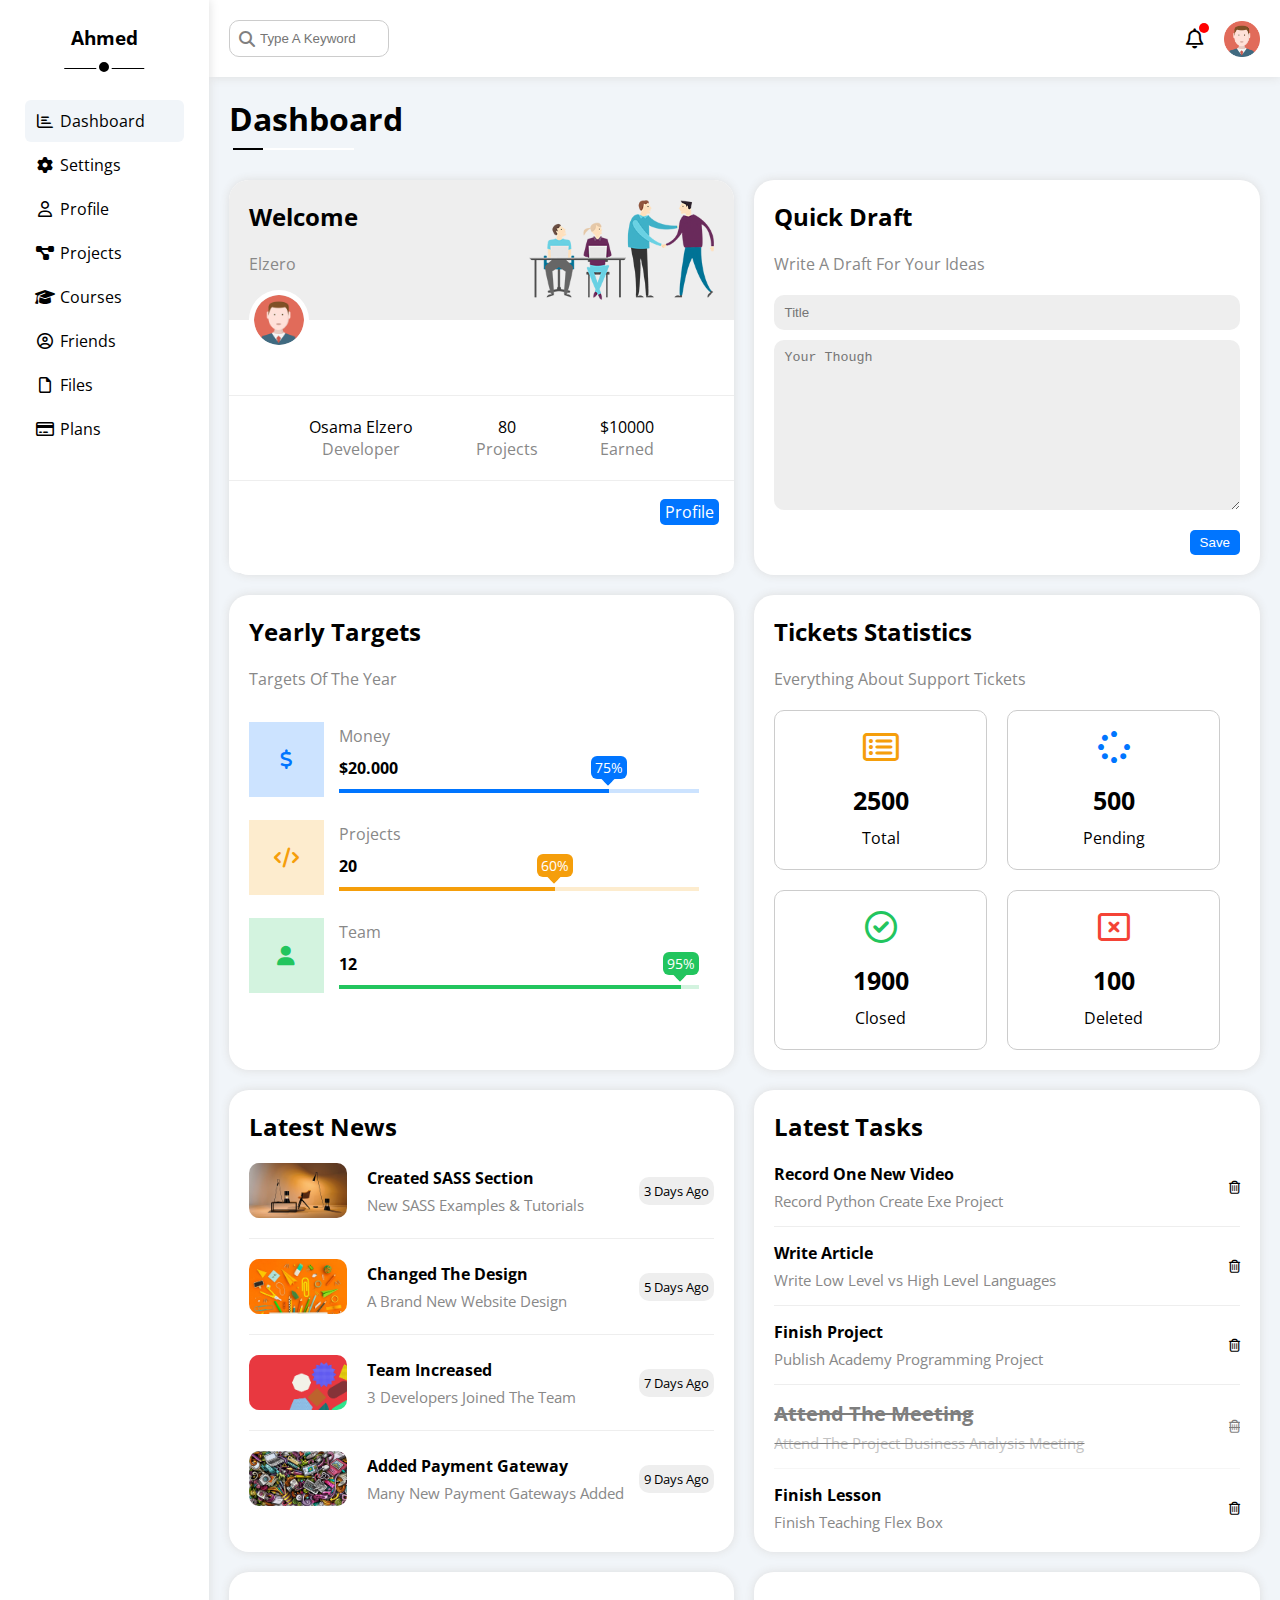
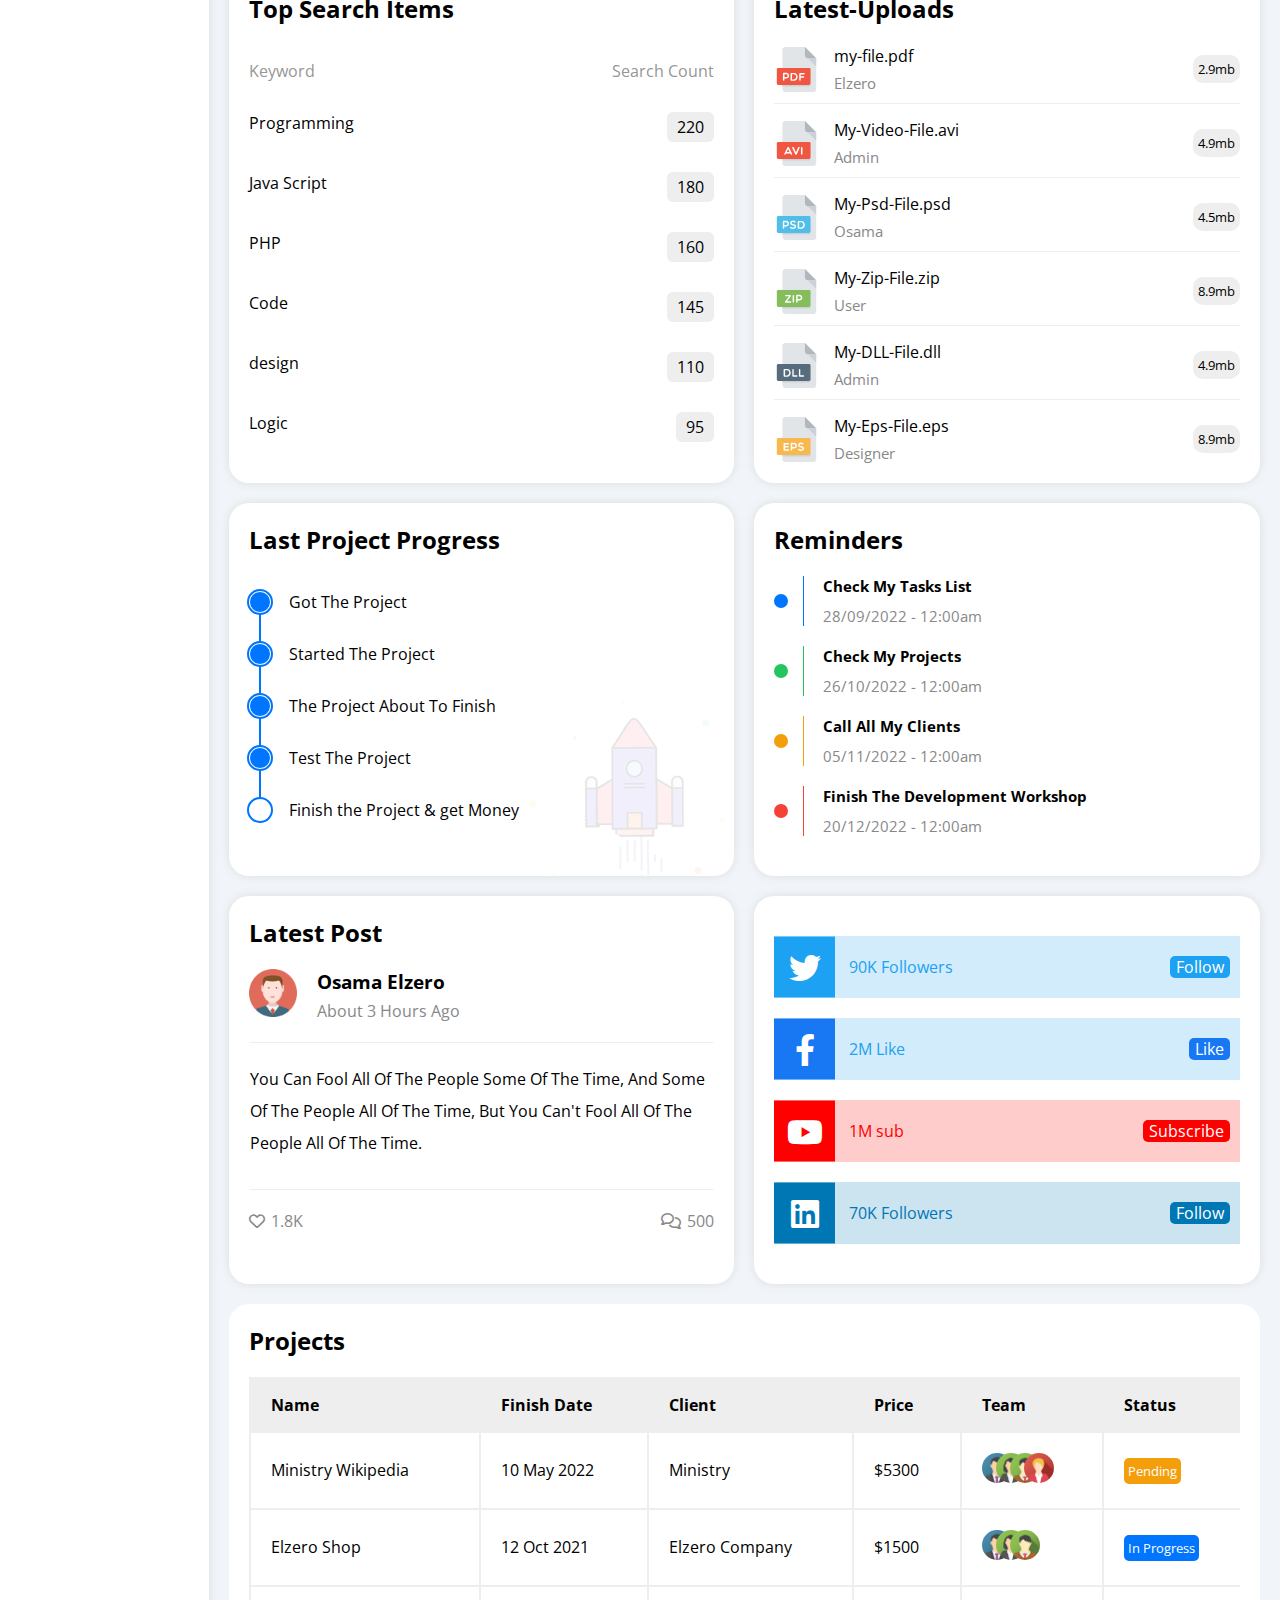
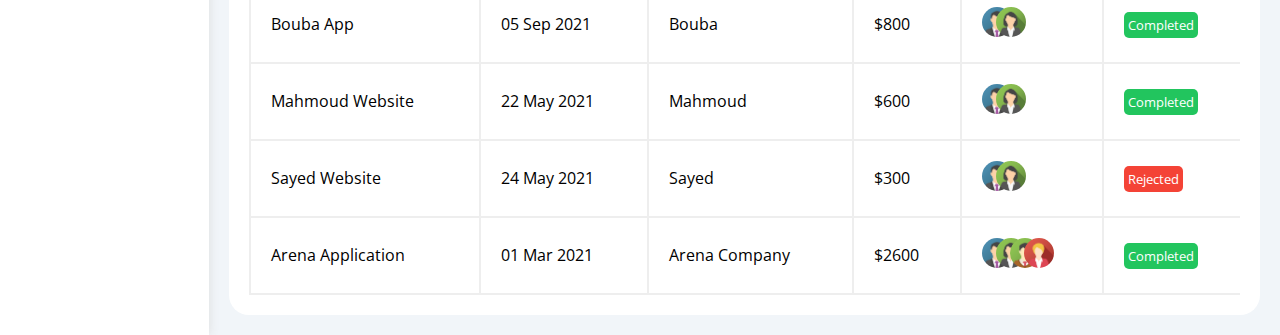
<file: index.html>
<!DOCTYPE html>
<html lang="en">
  <head>
    <meta charset="UTF-8" />
    <meta http-equiv="X-UA-Compatible" content="IE=edge" />
    <meta name="viewport" content="width=device-width, initial-scale=1.0" />
    <!-- title website -->
    <title>Template-Four</title>
    <!-- framework -->
    <link rel="stylesheet" href="css/framework.css" />
    <!-- Font Awesome Library -->
    <link rel="stylesheet" href="css/all.min.css" />
    <!-- main template css file -->
    <link rel="stylesheet" href="css/style.css" />
    <!-- google fonts -->
    <link rel="preconnect" href="https://fonts.googleapis.com">
    <link rel="preconnect" href="https://fonts.gstatic.com" crossorigin>
    <link href="https://fonts.googleapis.com/css2?family=Open+Sans:wght@300;400;700&display=swap" rel="stylesheet">
  </head>
  <body>
    <div class="page">
      <!-- Start Sidebar -->
      <div class="sidebar ">
        <h3 >Ahmed</h3>
        <ul>
          <li>
            <a  class="active" href="index.html">
              <i class="fa-regular fa-chart-bar fa-fw"></i>
              <span>Dashboard</span>
            </a>
          </li>
          <li>
            <a href="settings.html">
              <i class="fa-solid fa-gear fa-fw"></i>
              <span>Settings</span>
            </a>
          </li>
          <li>
            <a href="profile.html">
              <i class="fa-regular fa-user fa-fw"></i>
              <span>Profile</span>
            </a>
          </li>
          <li>
            <a href="projects.html">
              <i class="fa-solid fa-diagram-project fa-fw"></i>
              <span>Projects</span>
            </a>
          </li>
          <li>
            <a href="courses.html">
              <i class="fa-solid fa-graduation-cap fa-fw"></i>
              <span>Courses</span>
            </a>
          </li>
          <li>
            <a href="friends.html">
              <i class="fa-regular fa-circle-user fa-fw"></i>
              <span>Friends</span>
            </a>
          </li>
          <li>
            <a href="files.html">
              <i class="fa-regular fa-file fa-fw"></i>
              <span>Files</span>
            </a>
          </li>
          <li>
            <a href="plans.html">
              <i class="fa-regular fa-credit-card fa-fw"></i>
              <span>Plans</span>
            </a>
          </li>
        </ul>
      </div>
      <!-- End Sidebar -->
      <!-- Start Content -->
      <div class="content">
        <!-- start Head -->
        <div class="head">
          <div class="search">
            <i class="fa-solid fa-magnifying-glass"></i>
            <input type="search" name="search" id="search" placeholder="Type A Keyword">
          </div>
          <div class="icons">
            <span class="notification">
              <i class="fa-regular fa-bell fa-lg"></i>
            </span>
            <img src="images/avatar.png" alt="">
          </div>
        </div>
        <!-- End Head -->
        <!-- start Title -->
        <h1>Dashboard</h1>
        <!-- End Title -->
        <!-- start Wrapper -->
        <div class="wrapper">
          <!-- start Welcome -->
          <div class="welcome">
            <div class="welcome-top">
              <div class="text">
                <h2>Welcome</h2>
            <span>Elzero</span>
              </div>
              <img src="images/welcome.png" alt="">
            </div>
            <div class="welcome-down">
              <img src="images/avatar.png" alt="">
              <div class="info">
                <div class="person">
                  Osama Elzero
                  <span>Developer</span>
                </div>
                <div class="projects">
                  80
                  <span>Projects</span>
                </div>
                <div class="many">
                  $10000
                  <span>Earned</span>
                </div>
              </div>
              <div class="profile-link">
                <a href="profile.html">Profile</a>
              </div>
            </div>
          </div>
          <!-- End Welcome -->
          <!-- start Quick-Draft -->
          <div class="quick-draft">
            <h2>Quick Draft</h2>
            <p>Write A Draft For Your Ideas</p>
            <form action="">
              <input type="text" name="title" id="title" placeholder="Title">
              <textarea name="though" id="though" cols="30" rows="10" placeholder="Your Though"></textarea>
              <input class="d-block" type="submit" value="Save">
            </form>
          </div>
          <!-- End Quick-Draft -->
          <!-- Start Yearly-Targets -->
          <div class="yearly-targets">
            <h2>Yearly Targets</h2>
            <p>Targets Of The Year</p>
            <div class="mony d-flex" >
              <i class="fa-solid fa-dollar-sign fa-lg c-blue"></i>
              <div class="info">
                <span class="name">Money</span>
                <span class="number">$20.000</span>
                <div class="progress">
                  <span style="width: 75%;" data-progress="75%"></span>
                </div>
              </div>
            </div>
            <div class="projects d-flex">
              <i class="fa-solid fa-code fa-lg c-orange"></i>
              <div class="info">
                <span class="name">Projects</span>
                <span class="number">20</span>
                <div class="progress">
                  <span style="width: 60%;" data-progress="60%"></span>
                </div>
              </div>
            </div>
            <div class="team d-flex">
              <i class="fa-solid fa-user fa-lg c-green"></i>
              <div class="info">
                <span class="name">Team</span>
                <span class="number">12</span>
                <div class="progress">
                  <span style="width: 95%;" data-progress="95%"></span>
                </div>
              </div>
            </div>
          </div>
          <!-- End Yearly-Targets -->
          <!-- Start Tickets-Statistics -->
          <div class="tickets-statistics">
            <h2>Tickets Statistics</h2>
            <p>Everything About Support Tickets</p>
            <div class="info">
              <div class="box">
                <i class="fa-regular fa-rectangle-list fa-2x mb-10 c-orange"></i>
                <span class="number">2500</span>
                <span class="name">Total</span>
              </div>
              <div class="box">
                <i class="fa-solid fa-spinner fa-2x mb-10 c-blue"></i>
                <span class="number">500</span>
                <span class="name">Pending</span>
              </div>
              <div class="box">
                <i class="fa-regular fa-circle-check fa-2x mb-10 c-green"></i>
                <span class="number">1900</span>
                <span class="name">Closed</span>
              </div>
              <div class="box">
                <i class="fa-regular fa-rectangle-xmark fa-2x mb-10 c-red"></i>
                <span class="number">100</span>
                <span class="name">Deleted</span>
              </div>
            </div>
          </div>
          <!-- End Tickets-Statistics -->
          <!-- Start Latest-News -->
          <div class="latest-news">
            <h2>Latest News</h2>
            <div class="content-row">
              <img src="images/news-01.png" alt="">
              <div class="text">
                <h3>Created SASS Section</h3>
                <p>New SASS Examples & Tutorials</p>
              </div>
              <div class="days">3 Days Ago</div>
            </div>
            <div class="content-row">
              <img src="images/news-02.png" alt="">
              <div class="text">
                <h3>Changed The Design</h3>
                <p>A Brand New Website Design</p>
              </div>
              <div class="days">5 Days Ago</div>
            </div>
            <div class="content-row">
              <img src="images/news-03.png" alt="">
              <div class="text">
                <h3>Team Increased</h3>
                <p>3 Developers Joined The Team</p>
              </div>
              <div class="days">7 Days Ago</div>
            </div>
            <div class="content-row">
              <img src="images/news-04.png" alt="">
              <div class="text">
                <h3>Added Payment Gateway</h3>
                <p>Many New Payment Gateways Added</p>
              </div>
              <div class="days">9 Days Ago</div>
            </div>
          </div>
          <!-- End Latest-News -->
          <!-- Start Latest-Tasks -->
          <div class="latest-tasks">
            <h2>Latest Tasks</h2>
            <div class="content-row">
              <div class="text">
                <h3>Record One New Video</h3>
                <p>Record Python Create Exe Project</p>
              </div>
              <i class="fa-regular fa-trash-can delete"></i>
            </div>
            <div class="content-row">
              <div class="text">
                <h3>Write Article</h3>
                <p>Write Low Level vs High Level Languages</p>
              </div>
              <i class="fa-regular fa-trash-can delete"></i>
            </div>
            <div class="content-row">
              <div class="text">
                <h3>Finish Project</h3>
                <p>Publish Academy Programming Project</p>
              </div>
              <i class="fa-regular fa-trash-can delete"></i>
            </div>
            <div class="content-row">
              <div class="text">
                <h3>Attend The Meeting</h3>
                <p>Attend The Project Business Analysis Meeting</p>
              </div>
              <i class="fa-regular fa-trash-can delete"></i>
            </div>
            <div class="content-row">
              <div class="text">
                <h3>Finish Lesson</h3>
                <p>Finish Teaching Flex Box</p>
              </div>
              <i class="fa-regular fa-trash-can delete"></i>
            </div>
          </div>
          <!-- End Latest-Tasks -->
          <!-- start top-search-items -->
          <div class="top-search-items">
            <h2>Top Search Items</h2>
            <div class="content-top-search">
              <div class="main row">
                <span>Keyword</span>
                <span>Search Count</span>
              </div>
              <div class="row">
                <span>Programming</span>
                <span>220</span>
              </div>
              <div class="row">
                <span>Java Script</span>
                <span>180</span>
              </div>
              <div class="row">
                <span>PHP</span>
                <span>160</span>
              </div>
              <div class="row">
                <span>Code</span>
                <span>145</span>
              </div>
              <div class="row">
                <span>design</span>
                <span>110</span>
              </div>
              <div class="row">
                <span>Logic</span>
                <span>95</span>
              </div>
            </div>
          </div>
          <!-- End top-search-items -->
          <!-- Start Latest-Uploads -->
          <div class="latest-uploads">
            <h2>Latest-Uploads</h2>
            <div class="content-row">
              <img src="images/pdf.svg" alt="">
              <div class="text">
                <h3>my-file.pdf</h3>
                <p>Elzero</p>
              </div>
              <div class="size">2.9mb</div>
            </div>
            <div class="content-row">
              <img src="images/avi.svg" alt="">
              <div class="text">
                <h3>My-Video-File.avi</h3>
                <p>Admin</p>
              </div>
              <div class="size">4.9mb</div>
            </div>
            <div class="content-row">
              <img src="images/psd.svg" alt="">
              <div class="text">
                <h3>My-Psd-File.psd</h3>
                <p>Osama</p>
              </div>
              <div class="size">4.5mb</div>
            </div>
            <div class="content-row">
              <img src="images/zip.svg" alt="">
              <div class="text">
                <h3>My-Zip-File.zip</h3>
                <p>User</p>
              </div>
              <div class="size">8.9mb</div>
            </div>
            <div class="content-row">
              <img src="images/dll.svg" alt="">
              <div class="text">
                <h3>My-DLL-File.dll</h3>
                <p>Admin</p>
              </div>
              <div class="size">4.9mb</div>
            </div>
            <div class="content-row">
              <img src="images/eps.svg" alt="">
              <div class="text">
                <h3>My-Eps-File.eps</h3>
                <p>Designer</p>
              </div>
              <div class="size">8.9mb</div>
            </div>
          </div>
          <!-- End Latest-Uploads -->
          <!-- Start last-project-progress -->
          <div class="last-project-progress">
            <h2>Last Project Progress</h2>
            <ul>
              <li>Got The Project</li>
              <li>Started The Project</li>
              <li>The Project About To Finish</li>
              <li>Test The Project</li>
              <li>Finish the Project & get Money</li>
            </ul>
            <img src="images/project.png" alt="">
          </div>
          <!-- End last-project-progress -->
          <!-- Start Reminders -->
          <div class="reminders">
            <h2>Reminders</h2>
            <div class="content-row">
              <span></span>
              <div class="text">
                <h3>Check My Tasks List</h3>
                <p>28/09/2022 - 12:00am</p>
              </div>
            </div>
            <div class="content-row">
              <span></span>
              <div class="text">
                <h3>Check My Projects</h3>
                <p>26/10/2022 - 12:00am</p>
              </div>
            </div>
            <div class="content-row">
              <span></span>
              <div class="text">
                <h3>Call All My Clients</h3>
                <p>05/11/2022 - 12:00am</p>
              </div>
            </div>
            <div class="content-row">
              <span></span>
              <div class="text">
                <h3>Finish The Development Workshop</h3>
                <p>20/12/2022 - 12:00am</p>
              </div>
            </div>
          </div>
          <!-- End Reminders -->
          <!-- start Latest Post -->
          <div class="latest-post">
            <h2>Latest Post</h2>
            <div class="info-person">
              <img src="images/avatar.png" alt="">
              <div class="text">
                <h3>Osama Elzero</h3>
                <p>About 3 Hours Ago</p>
              </div>
            </div>
            <div class="content-post">
              You Can Fool All Of The People Some Of The Time, And Some Of The People All Of The Time, But You Can't Fool All Of The People All Of The Time.
            </div>
            <div class="reactions">
              <div class="reacts">
                <i class="fa-regular fa-heart"></i>
                1.8K
              </div>
              <div class="comments">
                <i class="fa-regular fa-comments"></i>
                500
              </div>
            </div>
          </div>
          <!-- End Latest Post -->
          <!-- Start Social Media Stats -->
          <div class="social-media-stats">
            <div class="social twitter">
              <i class="fa-brands fa-twitter fa-2x c-white h-full center-flex"></i>
              <span>90K Followers</span>
              <a href="#">Follow</a>
            </div>
            <div class="social facebook">
              <i class="fa-brands fa-facebook-f fa-2x c-white h-full center-flex"></i>
              <span>2M Like</span>
              <a href="#">Like</a>
            </div>
            <div class="social youtube">
              <i class="fa-brands fa-youtube fa-2x c-white h-full center-flex"></i>
              <span>1M sub</span>
              <a href="#">Subscribe</a>
            </div>
            <div class="social linkedin">
              <i class="fa-brands fa-linkedin fa-2x c-white h-full center-flex"></i>
              <span>70K Followers</span>
              <a href="#">Follow</a>
            </div>
          </div>
          <!-- End Social Media Stats -->
        </div>
        <!-- End Wrapper -->
        <!-- Start Projects -->
        <div class="table-projects">
          <h2>Projects</h2>
          <div class="responsive">
            <table>
              <thead>
                <tr>
                  <th>Name</th>
                  <th>Finish Date</th>
                  <th>Client</th>
                  <th>Price</th>
                  <th>Team</th>
                  <th>Status</th>
                </tr>
              </thead>
              <tbody>
                <tr>
                  <td>Ministry Wikipedia</td>
                  <td>10 May 2022</td>
                  <td>Ministry</td>
                  <td>$5300</td>
                  <td>
                    <img src="images/team-01.png" alt="">
                    <img src="images/team-02.png" alt="">
                    <img src="images/team-03.png" alt="">
                    <img src="images/team-04.png" alt="">
                  </td>
                  <td><span class="pending">Pending</span></td>
                </tr>
                <tr>
                  <td>Elzero Shop</td>
                  <td>12 Oct 2021	</td>
                  <td>Elzero Company</td>
                  <td>$1500	</td>
                  <td>
                    <img src="images/team-01.png" alt="">
                    <img src="images/team-02.png" alt="">
                    <img src="images/team-03.png" alt="">
                  </td>
                  <td><span class="in-progress">In Progress</span></td>
                </tr>
                <tr>
                  <td>Bouba App</td>
                  <td>05 Sep 2021</td>
                  <td>Bouba</td>
                  <td>$800</td>
                  <td>
                    <img src="images/team-01.png" alt="">
                    <img src="images/team-02.png" alt="">
                  </td>
                  <td><span class="completed">Completed</span></td>
                </tr>
                <tr>
                  <td>Mahmoud Website</td>
                  <td>22 May 2021</td>
                  <td>Mahmoud</td>
                  <td>$600</td>
                  <td>
                    <img src="images/team-01.png" alt="">
                    <img src="images/team-02.png" alt="">
                  </td>
                  <td><span class="completed">Completed</span></td>
                </tr>
                <tr>
                  <td>Sayed Website</td>
                  <td>24 May 2021</td>
                  <td>Sayed</td>
                  <td>$300	</td>
                  <td>
                    <img src="images/team-01.png" alt="">
                    <img src="images/team-02.png" alt="">
                  </td>
                  <td><span class="rejected">Rejected</span></td>
                </tr>
                <tr>
                  <td>Arena Application</td>
                  <td>01 Mar 2021</td>
                  <td>Arena Company</td>
                  <td>$2600</td>
                  <td>
                    <img src="images/team-01.png" alt="">
                    <img src="images/team-02.png" alt="">
                    <img src="images/team-03.png" alt="">
                    <img src="images/team-04.png" alt="">
                  </td>
                  <td><span class="completed">Completed</span></td>
                </tr>
              </tbody>
            </table>
          </div>
        </div>
        <!-- End Projects -->
      </div>
      <!-- End Content -->
    </div>
  </body>
</html>
</file>
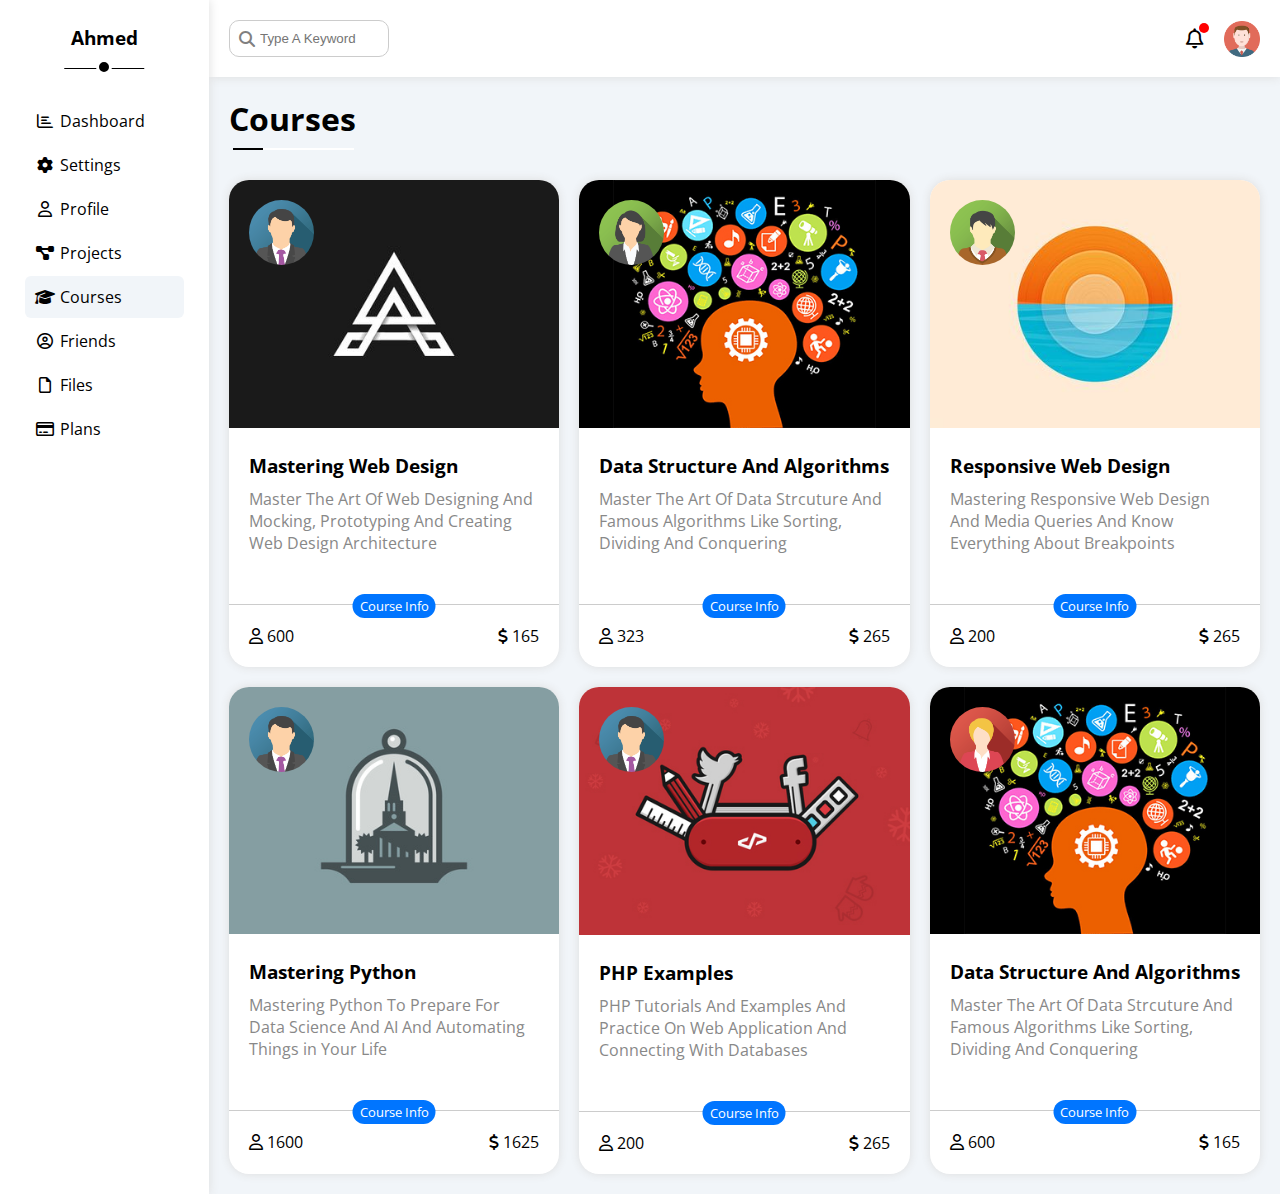
<file: courses.html>
<!DOCTYPE html>
<html lang="en">
  <head>
    <meta charset="UTF-8" />
    <meta http-equiv="X-UA-Compatible" content="IE=edge" />
    <meta name="viewport" content="width=device-width, initial-scale=1.0" />
    <!-- title website -->
    <title>Courses</title>
    <!-- framework -->
    <link rel="stylesheet" href="css/framework.css" />
    <!-- Font Awesome Library -->
    <link rel="stylesheet" href="css/all.min.css" />
    <!-- main template css file -->
    <link rel="stylesheet" href="css/style.css" />
    <!-- google fonts -->
    <link rel="preconnect" href="https://fonts.googleapis.com">
    <link rel="preconnect" href="https://fonts.gstatic.com" crossorigin>
    <link href="https://fonts.googleapis.com/css2?family=Open+Sans:wght@300;400;700&display=swap" rel="stylesheet">
  </head>
  <body>
    <div class="page">
      <!-- Start Sidebar -->
      <div class="sidebar ">
        <h3 >Ahmed</h3>
        <ul>
          <li>
            <a href="index.html">
              <i class="fa-regular fa-chart-bar fa-fw"></i>
              <span>Dashboard</span>
            </a>
          </li>
          <li>
            <a href="settings.html">
              <i class="fa-solid fa-gear fa-fw"></i>
              <span>Settings</span>
            </a>
          </li>
          <li>
            <a href="profile.html">
              <i class="fa-regular fa-user fa-fw"></i>
              <span>Profile</span>
            </a>
          </li>
          <li>
            <a href="projects.html">
              <i class="fa-solid fa-diagram-project fa-fw"></i>
              <span>Projects</span>
            </a>
          </li>
          <li>
            <a class="active" href="courses.html">
              <i class="fa-solid fa-graduation-cap fa-fw"></i>
              <span>Courses</span>
            </a>
          </li>
          <li>
            <a href="friends.html">
            <i class="fa-regular fa-circle-user fa-fw"></i>
            <span>Friends</span>
            </a>
          </li>
          <li>
            <a href="files.html">
              <i class="fa-regular fa-file fa-fw"></i>
              <span>Files</span>
            </a>
          </li>
          <li>
            <a href="plans.html">
              <i class="fa-regular fa-credit-card fa-fw"></i>
              <span>Plans</span>
            </a>
          </li>
        </ul>
      </div>
      <!-- End Sidebar -->
      <!-- Start Content -->
      <div class="content">
        <!-- start Head -->
        <div class="head">
          <div class="search">
            <i class="fa-solid fa-magnifying-glass"></i>
            <input type="search" name="search" id="search" placeholder="Type A Keyword">
          </div>
          <div class="icons">
            <span class="notification">
              <i class="fa-regular fa-bell fa-lg"></i>
            </span>
            <img src="images/avatar.png" alt="">
          </div>
        </div>
        <!-- End Head -->
        <!-- start Title -->
        <h1>Courses</h1>
        <!-- End Title -->
        <!-- start courses -->
        <div class="courses">
            <div class="box-the-course">
                <div class="image-course">
                    <img src="images/course-01.jpg" alt="">
                    <img src="images/team-01.png" alt="">
                </div>
                <div class="info-course">
                    <h3>Mastering Web Design</h3>
                    <p>Master The Art Of Web Designing And Mocking, Prototyping And Creating Web Design Architecture</p>
                </div>
                <div class="price-course">
                    <div class="number-subscribed">
                        <i class="fa-regular fa-user"></i>
                        600
                    </div>
                    <a href="#">
                        <span class="more-info">Course Info</span>
                    </a>
                    <div class=price>
                        <i class="fa-solid fa-dollar-sign"></i>
                        165
                    </div>
                </div>
            </div>
            <div class="box-the-course">
                <div class="image-course">
                    <img src="images/course-02.jpg" alt="">
                    <img src="images/team-02.png" alt="">
                </div>
                <div class="info-course">
                    <h3>Data Structure And Algorithms</h3>
                    <p>
                        Master The Art Of Data Strcuture And Famous Algorithms Like Sorting, Dividing And Conquering
                    </p>
                </div>
                <div class="price-course">
                    <div class="number-subscribed">
                        <i class="fa-regular fa-user"></i>
                        323
                    </div>
                    <a href="#">
                        <span class="more-info">Course Info</span>
                    </a>
                    <div class=price>
                        <i class="fa-solid fa-dollar-sign"></i>
                        265
                    </div>
                </div>
            </div>
            <div class="box-the-course">
                <div class="image-course">
                    <img src="images/course-03.jpg" alt="">
                    <img src="images/team-03.png" alt="">
                </div>
                <div class="info-course">
                    <h3>Responsive Web Design</h3>
                    <p>Mastering Responsive Web Design And Media Queries And Know Everything About Breakpoints</p>
                </div>
                <div class="price-course">
                    <div class="number-subscribed">
                        <i class="fa-regular fa-user"></i>
                        200
                    </div>
                    <a href="#">
                        <span class="more-info">Course Info</span>
                    </a>
                    <div class=price>
                        <i class="fa-solid fa-dollar-sign"></i>
                        265
                    </div>
                </div>
            </div>
            <div class="box-the-course">
                <div class="image-course">
                    <img src="images/course-04.jpg" alt="">
                    <img src="images/team-01.png" alt="">
                </div>
                <div class="info-course">
                    <h3>Mastering Python</h3>
                    <p>Mastering Python To Prepare For Data Science And AI And Automating Things in Your Life</p>
                </div>
                <div class="price-course">
                    <div class="number-subscribed">
                        <i class="fa-regular fa-user"></i>
                        1600
                    </div>
                    <a href="#">
                        <span class="more-info">Course Info</span>
                    </a>
                    <div class=price>
                        <i class="fa-solid fa-dollar-sign"></i>
                        1625
                    </div>
                </div>
            </div>
            <div class="box-the-course">
                <div class="image-course">
                    <img src="images/course-05.jpg" alt="">
                    <img src="images/team-01.png" alt="">
                </div>
                <div class="info-course">
                    <h3>PHP Examples</h3>
                    <p>PHP Tutorials And Examples And Practice On Web Application And Connecting With Databases</p>
                </div>
                <div class="price-course">
                    <div class="number-subscribed">
                        <i class="fa-regular fa-user"></i>
                        200
                    </div>
                    <a href="#">
                        <span class="more-info">Course Info</span>
                    </a>
                    <div class=price>
                        <i class="fa-solid fa-dollar-sign"></i>
                        265
                    </div>
                </div>
            </div>
            <div class="box-the-course">
                <div class="image-course">
                    <img src="images/course-02.jpg" alt="">
                    <img src="images/team-04.png" alt="">
                </div>
                <div class="info-course">
                    <h3>Data Structure And Algorithms</h3>
                    <p>Master The Art Of Data Strcuture And Famous Algorithms Like Sorting, Dividing And Conquering</p>
                </div>
                <div class="price-course">
                    <div class="number-subscribed">
                        <i class="fa-regular fa-user"></i>
                        600
                    </div>
                    <a href="#">
                        <span class="more-info">Course Info</span>
                    </a>
                    <div class=price>
                        <i class="fa-solid fa-dollar-sign"></i>
                        165
                    </div>
                </div>
            </div>
        </div>
        <!-- End courses -->
      </div>
      <!-- End Content -->
    </div>
  </body>
</html>
</file>
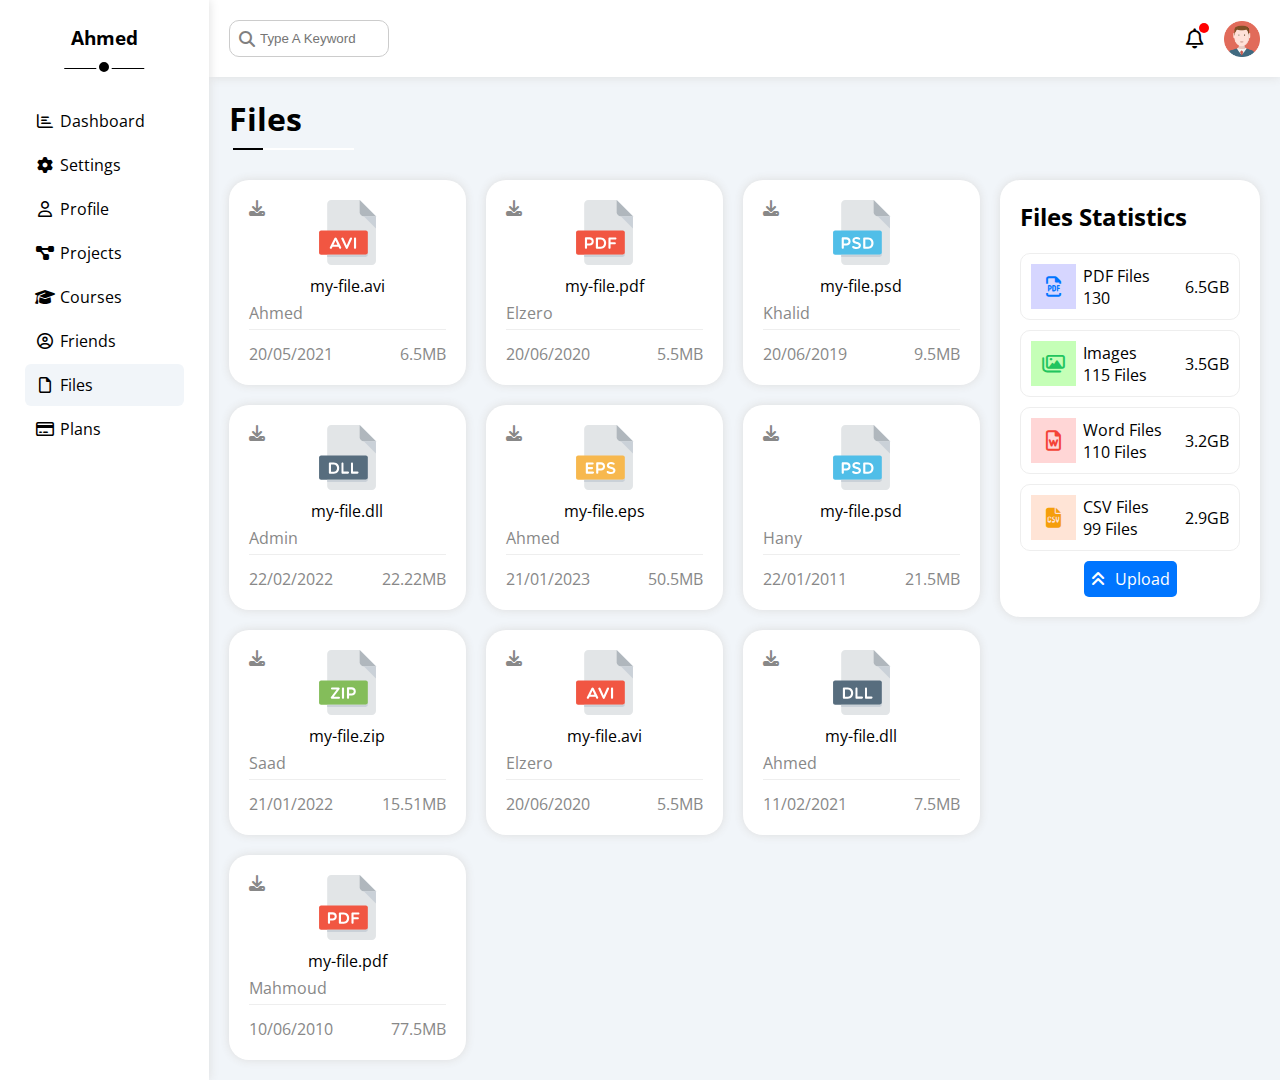
<file: files.html>
<!DOCTYPE html>
<html lang="en">
  <head>
    <meta charset="UTF-8" />
    <meta http-equiv="X-UA-Compatible" content="IE=edge" />
    <meta name="viewport" content="width=device-width, initial-scale=1.0" />
    <!-- title website -->
    <title>Files</title>
    <!-- framework -->
    <link rel="stylesheet" href="css/framework.css" />
    <!-- Font Awesome Library -->
    <link rel="stylesheet" href="css/all.min.css" />
    <!-- main template css file -->
    <link rel="stylesheet" href="css/style.css" />
    <!-- google fonts -->
    <link rel="preconnect" href="https://fonts.googleapis.com">
    <link rel="preconnect" href="https://fonts.gstatic.com" crossorigin>
    <link href="https://fonts.googleapis.com/css2?family=Open+Sans:wght@300;400;700&display=swap" rel="stylesheet">
  </head>
  <body>
    <div class="page">
      <!-- Start Sidebar -->
      <div class="sidebar ">
        <h3 >Ahmed</h3>
        <ul>
          <li>
            <a href="index.html">
              <i class="fa-regular fa-chart-bar fa-fw"></i>
              <span>Dashboard</span>
            </a>
          </li>
          <li>
            <a href="settings.html">
              <i class="fa-solid fa-gear fa-fw"></i>
              <span>Settings</span>
            </a>
          </li>
          <li>
            <a href="profile.html">
              <i class="fa-regular fa-user fa-fw"></i>
              <span>Profile</span>
            </a>
          </li>
          <li>
            <a href="projects.html">
              <i class="fa-solid fa-diagram-project fa-fw"></i>
              <span>Projects</span>
            </a>
          </li>
          <li>
            <a href="courses.html">
              <i class="fa-solid fa-graduation-cap fa-fw"></i>
              <span>Courses</span>
            </a>
          </li>
          <li>
            <a href="friends.html">
            <i class="fa-regular fa-circle-user fa-fw"></i>
            <span>Friends</span>
            </a>
          </li>
          <li>
            <a class="active" href="files.html">
              <i class="fa-regular fa-file fa-fw"></i>
              <span>Files</span>
            </a>
          </li>
          <li>
            <a href="plans.html">
              <i class="fa-regular fa-credit-card fa-fw"></i>
              <span>Plans</span>
            </a>
          </li>
        </ul>
      </div>
      <!-- End Sidebar -->
      <!-- Start Content -->
      <div class="content">
        <!-- start Head -->
        <div class="head">
          <div class="search">
            <i class="fa-solid fa-magnifying-glass"></i>
            <input type="search" name="search" id="search" placeholder="Type A Keyword">
          </div>
          <div class="icons">
            <span class="notification">
              <i class="fa-regular fa-bell fa-lg"></i>
            </span>
            <img src="images/avatar.png" alt="">
          </div>
        </div>
        <!-- End Head -->
        <!-- start Title -->
        <h1>Files</h1>
        <!-- End Title -->
        <!-- start File -->
        <div class="files">
          <div class="files-statistics">
            <h2>Files Statistics</h2>
            <div class="type-file">
              <i class="fa-regular fa-file-pdf fa-lg blue center-flex c-blue icon"></i>
              <div class="text">
                <div class="type">
                  <span>PDF Files</span>
                  <span>130</span>
                </div>
                <span>6.5GB</span>
              </div>
            </div>
            <div class="type-file">
              <i class="fa-regular fa-images fa-lg green center-flex c-green icon"></i>
              <div class="text">
                <div class="type">
                  <span>Images</span>
                  <span>115 Files</span>
                </div>
                <span>3.5GB</span>
              </div>
            </div>
            <div class="type-file">
              <i class="fa-regular fa-file-word fa-lg red center-flex c-red icon"></i>
              <div class="text">
                <div class="type">
                  <span>Word Files</span>
                  <span>110 Files</span>
                </div>
                <span>3.2GB</span>
              </div>
            </div>
            <div class="type-file">
              <i class="fa-solid fa-file-csv fa-lg orange center-flex c-orange icon"></i>
              <div class="text">
                <div class="type">
                  <span>CSV Files</span>
                  <span>99 Files</span>
                </div>
                <span>2.9GB</span>
              </div>
            </div>
            <span class="upload">
              <i class="fa-solid fa-angles-up mr-10"></i>
              Upload</span>
          </div>
          <div class="my-files">
            <div class="box">
              <i class="fa-solid fa-download c-grey p-absolute"></i>
              <img src="images/avi.svg" alt="">
              <span class="name-file">my-file.avi</span>
              <span class="user">Ahmed</span>
              <div class="date-size">
                <span class="date">20/05/2021</span>
                <span class="size">6.5MB</span>
              </div>
            </div>
            <div class="box">
              <i class="fa-solid fa-download c-grey p-absolute"></i>
              <img src="images/pdf.svg" alt="">
              <span class="name-file">my-file.pdf</span>
              <span class="user">Elzero</span>
              <div class="date-size">
                <span class="date">20/06/2020</span>
                <span class="size">5.5MB</span>
              </div>
            </div>
            <div class="box">
              <i class="fa-solid fa-download c-grey p-absolute"></i>
              <img src="images/psd.svg" alt="">
              <span class="name-file">my-file.psd</span>
              <span class="user">Khalid</span>
              <div class="date-size">
                <span class="date">20/06/2019</span>
                <span class="size">9.5MB</span>
              </div>
            </div>
            <div class="box">
              <i class="fa-solid fa-download c-grey p-absolute"></i>
              <img src="images/dll.svg" alt="">
              <span class="name-file">my-file.dll</span>
              <span class="user">Admin</span>
              <div class="date-size">
                <span class="date">22/02/2022</span>
                <span class="size">22.22MB</span>
              </div>
            </div>
            <div class="box">
              <i class="fa-solid fa-download c-grey p-absolute"></i>
              <img src="images/eps.svg" alt="">
              <span class="name-file">my-file.eps</span>
              <span class="user">Ahmed</span>
              <div class="date-size">
                <span class="date">21/01/2023</span>
                <span class="size">50.5MB</span>
              </div>
            </div>
            <div class="box">
              <i class="fa-solid fa-download c-grey p-absolute"></i>
              <img src="images/psd.svg" alt="">
              <span class="name-file">my-file.psd</span>
              <span class="user">Hany</span>
              <div class="date-size">
                <span class="date">22/01/2011</span>
                <span class="size">21.5MB</span>
              </div>
            </div>
            <div class="box">
              <i class="fa-solid fa-download c-grey p-absolute"></i>
              <img src="images/zip.svg" alt="">
              <span class="name-file">my-file.zip</span>
              <span class="user">Saad</span>
              <div class="date-size">
                <span class="date">21/01/2022</span>
                <span class="size">15.51MB</span>
              </div>
            </div>
            <div class="box">
              <i class="fa-solid fa-download c-grey p-absolute"></i>
              <img src="images/avi.svg" alt="">
              <span class="name-file">my-file.avi</span>
              <span class="user">Elzero</span>
              <div class="date-size">
                <span class="date">20/06/2020</span>
                <span class="size">5.5MB</span>
              </div>
            </div>
            <div class="box">
              <i class="fa-solid fa-download c-grey p-absolute"></i>
              <img src="images/dll.svg" alt="">
              <span class="name-file">my-file.dll</span>
              <span class="user">Ahmed</span>
              <div class="date-size">
                <span class="date">11/02/2021</span>
                <span class="size">7.5MB</span>
              </div>
            </div>
            <div class="box">
              <i class="fa-solid fa-download c-grey p-absolute"></i>
              <img src="images/pdf.svg" alt="">
              <span class="name-file">my-file.pdf</span>
              <span class="user">Mahmoud</span>
              <div class="date-size">
                <span class="date">10/06/2010</span>
                <span class="size">77.5MB</span>
              </div>
            </div>
          </div>
        </div>
        <!-- End Files -->
      </div>
      <!-- End Content -->
    </div>
  </body>
</html>
</file>
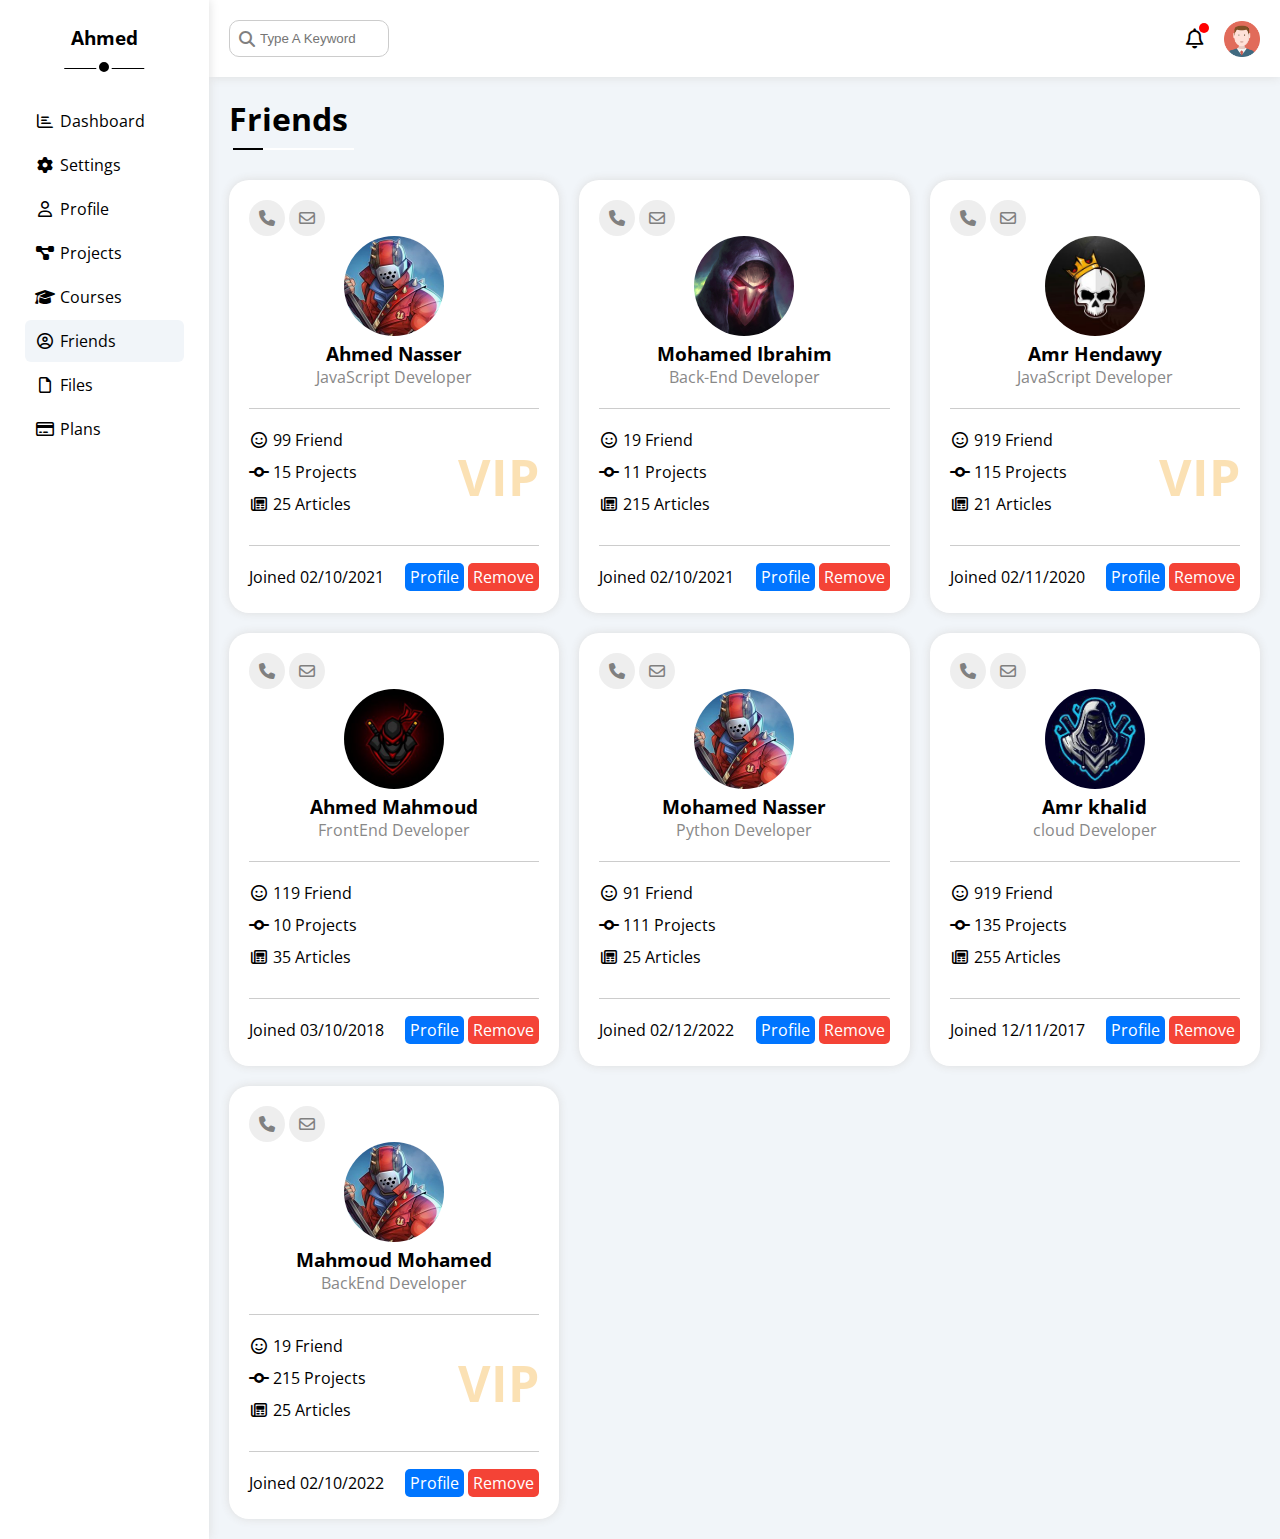
<file: friends.html>
<!DOCTYPE html>
<html lang="en">
  <head>
    <meta charset="UTF-8" />
    <meta http-equiv="X-UA-Compatible" content="IE=edge" />
    <meta name="viewport" content="width=device-width, initial-scale=1.0" />
    <!-- title website -->
    <title>Friends</title>
    <!-- framework -->
    <link rel="stylesheet" href="css/framework.css" />
    <!-- Font Awesome Library -->
    <link rel="stylesheet" href="css/all.min.css" />
    <!-- main template css file -->
    <link rel="stylesheet" href="css/style.css" />
    <!-- google fonts -->
    <link rel="preconnect" href="https://fonts.googleapis.com">
    <link rel="preconnect" href="https://fonts.gstatic.com" crossorigin>
    <link href="https://fonts.googleapis.com/css2?family=Open+Sans:wght@300;400;700&display=swap" rel="stylesheet">
  </head>
  <body>
    <div class="page">
      <!-- Start Sidebar -->
      <div class="sidebar ">
        <h3 >Ahmed</h3>
        <ul>
          <li>
            <a href="index.html">
              <i class="fa-regular fa-chart-bar fa-fw"></i>
              <span>Dashboard</span>
            </a>
          </li>
          <li>
            <a href="settings.html">
              <i class="fa-solid fa-gear fa-fw"></i>
              <span>Settings</span>
            </a>
          </li>
          <li>
            <a href="profile.html">
              <i class="fa-regular fa-user fa-fw"></i>
              <span>Profile</span>
            </a>
          </li>
          <li>
            <a href="projects.html">
              <i class="fa-solid fa-diagram-project fa-fw"></i>
              <span>Projects</span>
            </a>
          </li>
          <li>
            <a href="courses.html">
              <i class="fa-solid fa-graduation-cap fa-fw"></i>
              <span>Courses</span>
            </a>
          </li>
          <li>
            <a class="active" href="friends.html">
            <i class="fa-regular fa-circle-user fa-fw"></i>
            <span>Friends</span>
            </a>
          </li>
          <li>
            <a href="files.html">
              <i class="fa-regular fa-file fa-fw"></i>
              <span>Files</span>
            </a>
          </li>
          <li>
            <a href="plans.html">
              <i class="fa-regular fa-credit-card fa-fw"></i>
              <span>Plans</span>
            </a>
          </li>
        </ul>
      </div>
      <!-- End Sidebar -->
      <!-- Start Content -->
      <div class="content">
        <!-- start Head -->
        <div class="head">
          <div class="search">
            <i class="fa-solid fa-magnifying-glass"></i>
            <input type="search" name="search" id="search" placeholder="Type A Keyword">
          </div>
          <div class="icons">
            <span class="notification">
              <i class="fa-regular fa-bell fa-lg"></i>
            </span>
            <img src="images/avatar.png" alt="">
          </div>
        </div>
        <!-- End Head -->
        <!-- start Title -->
        <h1>Friends</h1>
        <!-- End Title -->
        <!-- start courses -->
        <div class="friends">
            <div class="friend">
                <div class="contact">
                    <a href="#">
                        <i class="fa-solid fa-phone"></i>
                    </a>
                    <a href="#">
                        <i class="fa-regular fa-envelope"></i>
                    </a>
                </div>
                <div class="the-person">
                    <img src="images/friend-01.jpg" alt="">
                    <h3>Ahmed Nasser</h3>
                    <p>JavaScript Developer</p>
                </div>
                <div class="info">
                    <div class="info-text">
                        <div class="friend">
                            <i class="fa-regular fa-face-smile fa-fw"></i>
                            99 Friend
                        </div>
                        <div class="poject">
                            <i class="fa-solid fa-code-commit fa-fw"></i>
                            15 Projects
                        </div>
                        <div class="friend">
                            <i class="fa-regular fa-newspaper fa-fw"></i>
                            25 Articles
                        </div>
                    </div>
                    <span class="vip">VIP</span>
                </div>
                <div class="control">
                    <div class="date">
                        Joined 02/10/2021
                    </div>
                    <div class="button">
                        <span class="profile-button">Profile</span>
                        <span class="remove-button">Remove</span>
                    </div>
                </div>
            </div>
            <div class="friend">
                <div class="contact">
                    <a href="#">
                        <i class="fa-solid fa-phone"></i>
                    </a>
                    <a href="#">
                        <i class="fa-regular fa-envelope"></i>
                    </a>
                </div>
                <div class="the-person">
                    <img src="images/friend-03.jpg" alt="">
                    <h3>Mohamed Ibrahim</h3>
                    <p>Back-End Developer</p>
                </div>
                <div class="info">
                    <div class="info-text">
                        <div class="friend">
                            <i class="fa-regular fa-face-smile fa-fw"></i>
                            19 Friend
                        </div>
                        <div class="poject">
                            <i class="fa-solid fa-code-commit fa-fw"></i>
                            11 Projects
                        </div>
                        <div class="friend">
                            <i class="fa-regular fa-newspaper fa-fw"></i>
                            215 Articles
                        </div>
                    </div>
                    <span class="vip"></span>
                </div>
                <div class="control">
                    <div class="date">
                        Joined 02/10/2021
                    </div>
                    <div class="button">
                        <span class="profile-button">Profile</span>
                        <span class="remove-button">Remove</span>
                    </div>
                </div>
            </div>
            <div class="friend">
                <div class="contact">
                    <a href="#">
                        <i class="fa-solid fa-phone"></i>
                    </a>
                    <a href="#">
                        <i class="fa-regular fa-envelope"></i>
                    </a>
                </div>
                <div class="the-person">
                    <img src="images/friend-05.jpg" alt="">
                    <h3>Amr Hendawy</h3>
                    <p>JavaScript Developer</p>
                </div>
                <div class="info">
                    <div class="info-text">
                        <div class="friend">
                            <i class="fa-regular fa-face-smile fa-fw"></i>
                            919 Friend
                        </div>
                        <div class="poject">
                            <i class="fa-solid fa-code-commit fa-fw"></i>
                            115 Projects
                        </div>
                        <div class="friend">
                            <i class="fa-regular fa-newspaper fa-fw"></i>
                            21 Articles
                        </div>
                    </div>
                    <span class="vip">VIP</span>
                </div>
                <div class="control">
                    <div class="date">
                        Joined 02/11/2020
                    </div>
                    <div class="button">
                        <span class="profile-button">Profile</span>
                        <span class="remove-button">Remove</span>
                    </div>
                </div>
            </div>
            <div class="friend">
                <div class="contact">
                    <a href="#">
                        <i class="fa-solid fa-phone"></i>
                    </a>
                    <a href="#">
                        <i class="fa-regular fa-envelope"></i>
                    </a>
                </div>
                <div class="the-person">
                    <img src="images/friend-04.jpg" alt="">
                    <h3>Ahmed Mahmoud</h3>
                    <p>FrontEnd Developer</p>
                </div>
                <div class="info">
                    <div class="info-text">
                        <div class="friend">
                            <i class="fa-regular fa-face-smile fa-fw"></i>
                            119 Friend
                        </div>
                        <div class="poject">
                            <i class="fa-solid fa-code-commit fa-fw"></i>
                            10 Projects
                        </div>
                        <div class="friend">
                            <i class="fa-regular fa-newspaper fa-fw"></i>
                            35 Articles
                        </div>
                    </div>
                    <span class="vip"></span>
                </div>
                <div class="control">
                    <div class="date">
                        Joined 03/10/2018
                    </div>
                    <div class="button">
                        <span class="profile-button">Profile</span>
                        <span class="remove-button">Remove</span>
                    </div>
                </div>
            </div>
            <div class="friend">
                <div class="contact">
                    <a href="#">
                        <i class="fa-solid fa-phone"></i>
                    </a>
                    <a href="#">
                        <i class="fa-regular fa-envelope"></i>
                    </a>
                </div>
                <div class="the-person">
                    <img src="images/friend-01.jpg" alt="">
                    <h3>Mohamed Nasser</h3>
                    <p>Python Developer</p>
                </div>
                <div class="info">
                    <div class="info-text">
                        <div class="friend">
                            <i class="fa-regular fa-face-smile fa-fw"></i>
                            91 Friend
                        </div>
                        <div class="poject">
                            <i class="fa-solid fa-code-commit fa-fw"></i>
                            111 Projects
                        </div>
                        <div class="friend">
                            <i class="fa-regular fa-newspaper fa-fw"></i>
                            25 Articles
                        </div>
                    </div>
                    <span class="vip"></span>
                </div>
                <div class="control">
                    <div class="date">
                        Joined 02/12/2022
                    </div>
                    <div class="button">
                        <span class="profile-button">Profile</span>
                        <span class="remove-button">Remove</span>
                    </div>
                </div>
            </div>
            <div class="friend">
                <div class="contact">
                    <a href="#">
                        <i class="fa-solid fa-phone"></i>
                    </a>
                    <a href="#">
                        <i class="fa-regular fa-envelope"></i>
                    </a>
                </div>
                <div class="the-person">
                    <img src="images/friend-02.jpg" alt="">
                    <h3>Amr khalid</h3>
                    <p>cloud Developer</p>
                </div>
                <div class="info">
                    <div class="info-text">
                        <div class="friend">
                            <i class="fa-regular fa-face-smile fa-fw"></i>
                            919 Friend
                        </div>
                        <div class="poject">
                            <i class="fa-solid fa-code-commit fa-fw"></i>
                            135 Projects
                        </div>
                        <div class="friend">
                            <i class="fa-regular fa-newspaper fa-fw"></i>
                            255 Articles
                        </div>
                    </div>
                    <span class="vip"></span>
                </div>
                <div class="control">
                    <div class="date">
                        Joined 12/11/2017
                    </div>
                    <div class="button">
                        <span class="profile-button">Profile</span>
                        <span class="remove-button">Remove</span>
                    </div>
                </div>
            </div>
            <div class="friend">
                <div class="contact">
                    <a href="#">
                        <i class="fa-solid fa-phone"></i>
                    </a>
                    <a href="#">
                        <i class="fa-regular fa-envelope"></i>
                    </a>
                </div>
                <div class="the-person">
                    <img src="images/friend-01.jpg" alt="">
                    <h3>Mahmoud Mohamed</h3>
                    <p>BackEnd Developer</p>
                </div>
                <div class="info">
                    <div class="info-text">
                        <div class="friend">
                            <i class="fa-regular fa-face-smile fa-fw"></i>
                            19 Friend
                        </div>
                        <div class="poject">
                            <i class="fa-solid fa-code-commit fa-fw"></i>
                            215 Projects
                        </div>
                        <div class="friend">
                            <i class="fa-regular fa-newspaper fa-fw"></i>
                            25 Articles
                        </div>
                    </div>
                    <span class="vip">VIP</span>
                </div>
                <div class="control">
                    <div class="date">
                        Joined 02/10/2022
                    </div>
                    <div class="button">
                        <span class="profile-button">Profile</span>
                        <span class="remove-button">Remove</span>
                    </div>
                </div>
            </div>
        </div>
        <!-- End courses -->
      </div>
      <!-- End Content -->
    </div>
  </body>
</html>
</file>
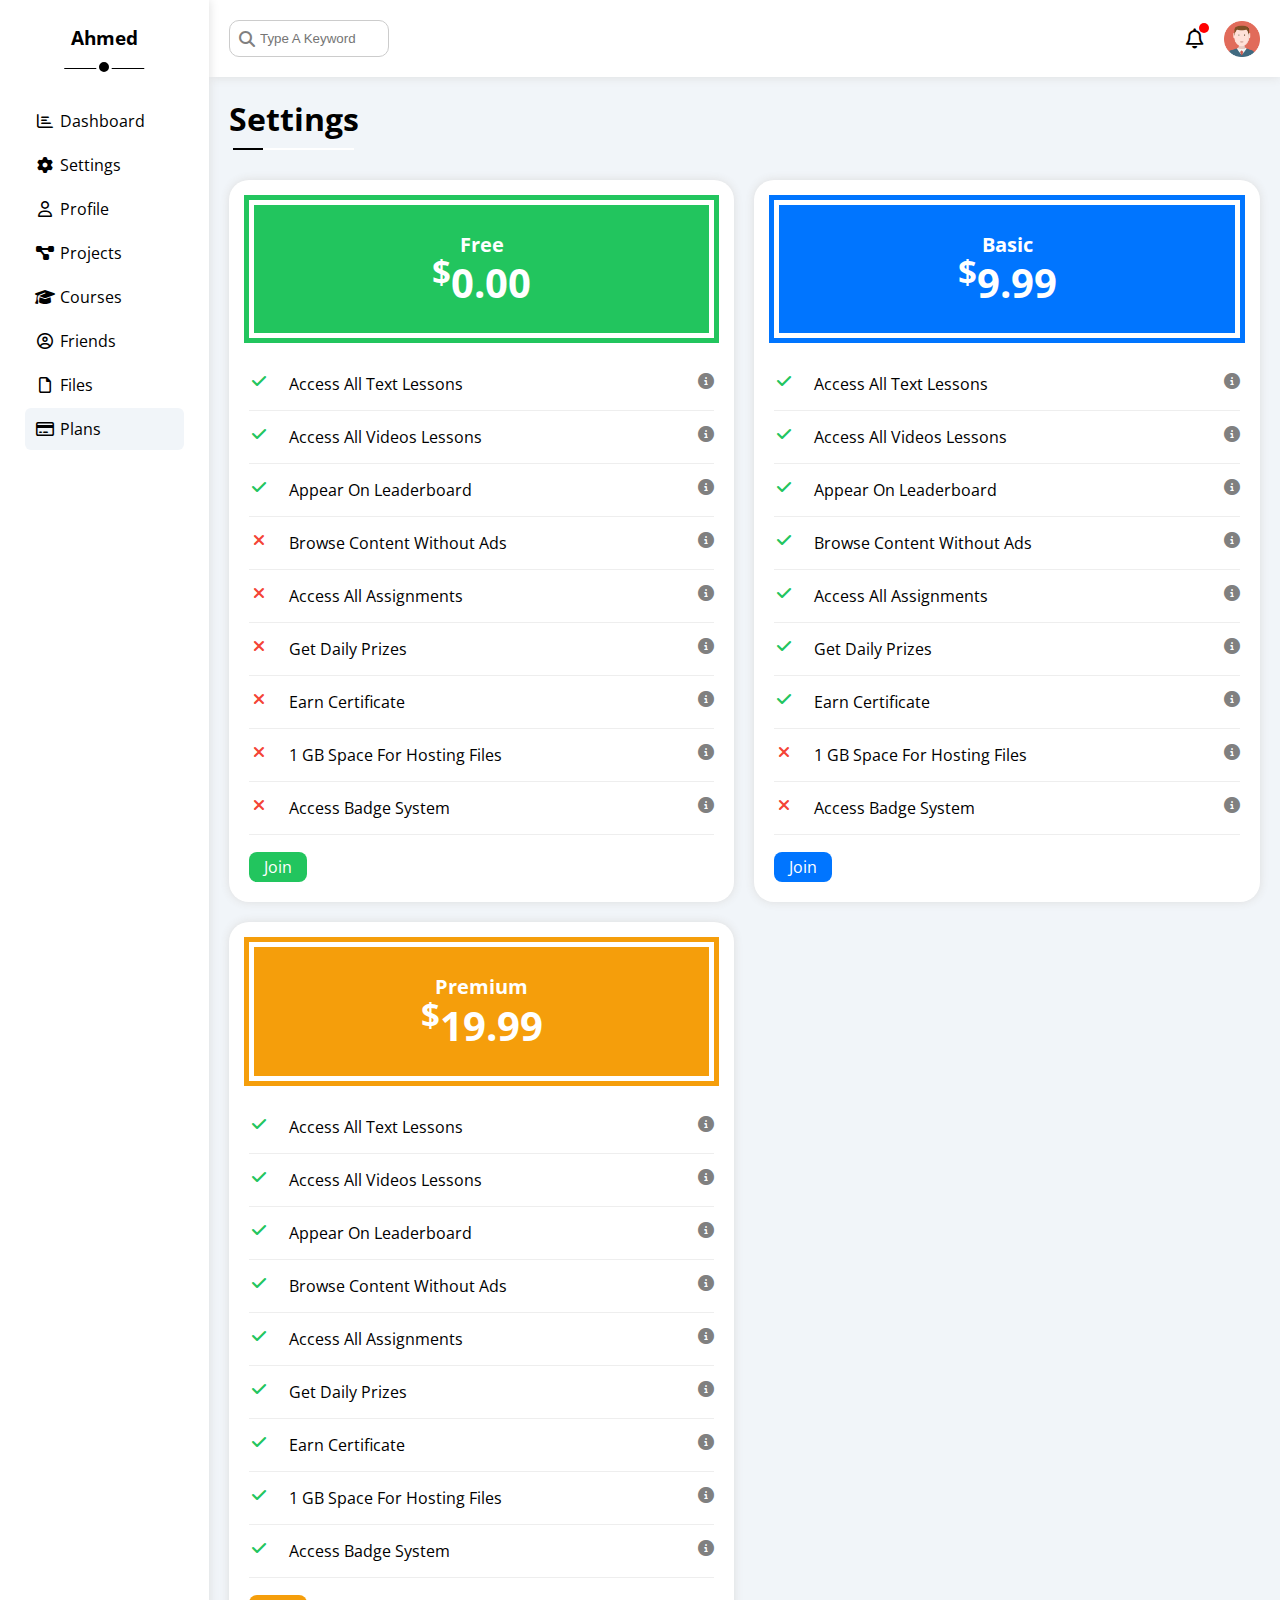
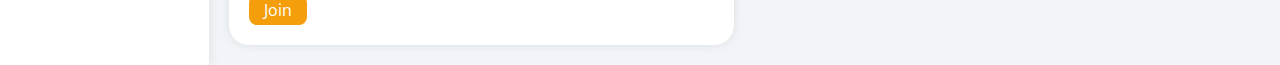
<file: plans.html>
<!DOCTYPE html>
<html lang="en">
  <head>
    <meta charset="UTF-8" />
    <meta http-equiv="X-UA-Compatible" content="IE=edge" />
    <meta name="viewport" content="width=device-width, initial-scale=1.0" />
    <!-- title website -->
    <title>Settings</title>
    <!-- framework -->
    <link rel="stylesheet" href="css/framework.css" />
    <!-- Font Awesome Library -->
    <link rel="stylesheet" href="css/all.min.css" />
    <!-- main template css file -->
    <link rel="stylesheet" href="css/style.css" />
    <!-- google fonts -->
    <link rel="preconnect" href="https://fonts.googleapis.com">
    <link rel="preconnect" href="https://fonts.gstatic.com" crossorigin>
    <link href="https://fonts.googleapis.com/css2?family=Open+Sans:wght@300;400;700&display=swap" rel="stylesheet">
  </head>
  <body>
    <div class="page">
      <!-- Start Sidebar -->
      <div class="sidebar ">
        <h3 >Ahmed</h3>
        <ul>
          <li>
            <a href="index.html">
              <i class="fa-regular fa-chart-bar fa-fw"></i>
              <span>Dashboard</span>
            </a>
          </li>
          <li>
            <a href="settings.html">
              <i class="fa-solid fa-gear fa-fw"></i>
              <span>Settings</span>
            </a>
          </li>
          <li>
            <a href="profile.html">
              <i class="fa-regular fa-user fa-fw"></i>
              <span>Profile</span>
            </a>
          </li>
          <li>
            <a href="projects.html">
              <i class="fa-solid fa-diagram-project fa-fw"></i>
              <span>Projects</span>
            </a>
          </li>
          <li>
            <a href="courses.html">
              <i class="fa-solid fa-graduation-cap fa-fw"></i>
              <span>Courses</span>
            </a>
          </li>
          <li>
            <a href="friends.html">
              <i class="fa-regular fa-circle-user fa-fw"></i>
              <span>Friends</span>
            </a>
          </li>
          <li>
            <a href="files.html">
              <i class="fa-regular fa-file fa-fw"></i>
              <span>Files</span>
            </a>
          </li>
          <li>
            <a class="active" href="plans.html">
              <i class="fa-regular fa-credit-card fa-fw"></i>
              <span>Plans</span>
            </a>
          </li>
        </ul>
      </div>
      <!-- End Sidebar -->
      <!-- Start Content -->
      <div class="content">
        <!-- start Head -->
        <div class="head">
          <div class="search">
            <i class="fa-solid fa-magnifying-glass"></i>
            <input type="search" name="search" id="search" placeholder="Type A Keyword">
          </div>
          <div class="icons">
            <span class="notification">
              <i class="fa-regular fa-bell fa-lg"></i>
            </span>
            <img src="images/avatar.png" alt="">
          </div>
        </div>
        <!-- End Head -->
        <!-- start Title -->
        <h1>Settings</h1>
        <!-- End Title -->
        <!-- start Plans -->
        <div class="plans">
            <div class="plan-free">
                <div class="price-plan">
                    <h3>Free</h3>
                    <span><sup>$</sup>0.00</span>
                </div>
                <ul>
                    <li>
                        <i class="fa-solid fa-check fa-fw yes"></i>
                        Access All Text Lessons
                        <i class="fa-solid fa-circle-info help"></i>
                    </li>
                    <li>
                        <i class="fa-solid fa-check fa-fw yes"></i>
                        Access All Videos Lessons
                        <i class="fa-solid fa-circle-info help"></i>
                    </li>
                    <li>
                        <i class="fa-solid fa-check fa-fw yes"></i>
                        Appear On Leaderboard
                        <i class="fa-solid fa-circle-info help"></i>
                    </li>
                    <li>
                        <i class="fa-solid fa-xmark fa-fw no"></i>
                        Browse Content Without Ads
                        <i class="fa-solid fa-circle-info help"></i>
                    </li>
                    <li>
                        <i class="fa-solid fa-xmark fa-fw no"></i>
                        Access All Assignments
                        <i class="fa-solid fa-circle-info help"></i>
                    </li>
                    <li>
                        <i class="fa-solid fa-xmark fa-fw no"></i>
                        Get Daily Prizes
                        <i class="fa-solid fa-circle-info help"></i>
                    </li>
                    <li>
                        <i class="fa-solid fa-xmark fa-fw no"></i>
                        Earn Certificate
                        <i class="fa-solid fa-circle-info help"></i>
                    </li>
                    <li>
                        <i class="fa-solid fa-xmark fa-fw no"></i>
                        1 GB Space For Hosting Files
                        <i class="fa-solid fa-circle-info help"></i>
                    </li>
                    <li>
                        <i class="fa-solid fa-xmark fa-fw no"></i>
                        Access Badge System
                        <i class="fa-solid fa-circle-info help"></i>
                    </li>
                </ul>
                <span class="join">Join</span>
            </div>
            <div class="plan-basic">
                <div class="price-plan">
                    <h3>Basic</h3>
                    <span><sup>$</sup>9.99</span>
                </div>
                <ul>
                    <li>
                        <i class="fa-solid fa-check fa-fw yes"></i>
                        Access All Text Lessons
                        <i class="fa-solid fa-circle-info help"></i>
                    </li>
                    <li>
                        <i class="fa-solid fa-check fa-fw yes"></i>
                        Access All Videos Lessons
                        <i class="fa-solid fa-circle-info help"></i>
                    </li>
                    <li>
                        <i class="fa-solid fa-check fa-fw yes"></i>
                        Appear On Leaderboard
                        <i class="fa-solid fa-circle-info help"></i>
                    </li>
                    <li>
                        <i class="fa-solid fa-check fa-fw yes"></i>
                        Browse Content Without Ads
                        <i class="fa-solid fa-circle-info help"></i>
                    </li>
                    <li>
                        <i class="fa-solid fa-check fa-fw yes"></i>
                        Access All Assignments
                        <i class="fa-solid fa-circle-info help"></i>
                    </li>
                    <li>
                        <i class="fa-solid fa-check fa-fw yes"></i>
                        Get Daily Prizes
                        <i class="fa-solid fa-circle-info help"></i>
                    </li>
                    <li>
                        <i class="fa-solid fa-check fa-fw yes"></i>
                        Earn Certificate
                        <i class="fa-solid fa-circle-info help"></i>
                    </li>
                    <li>
                        <i class="fa-solid fa-xmark fa-fw no"></i>
                        1 GB Space For Hosting Files
                        <i class="fa-solid fa-circle-info help"></i>
                    </li>
                    <li>
                        <i class="fa-solid fa-xmark fa-fw no"></i>
                        Access Badge System
                        <i class="fa-solid fa-circle-info help"></i>
                    </li>
                </ul>
                <span class="join">Join</span>
            </div>
            <div class="plan-premium">
                <div class="price-plan">
                    <h3>Premium</h3>
                    <span><sup>$</sup>19.99</span>
                </div>
                <ul>
                    <li>
                        <i class="fa-solid fa-check fa-fw yes"></i>
                        Access All Text Lessons
                        <i class="fa-solid fa-circle-info help"></i>
                    </li>
                    <li>
                        <i class="fa-solid fa-check fa-fw yes"></i>
                        Access All Videos Lessons
                        <i class="fa-solid fa-circle-info help"></i>
                    </li>
                    <li>
                        <i class="fa-solid fa-check fa-fw yes"></i>
                        Appear On Leaderboard
                        <i class="fa-solid fa-circle-info help"></i>
                    </li>
                    <li>
                        <i class="fa-solid fa-check fa-fw yes"></i>
                        Browse Content Without Ads
                        <i class="fa-solid fa-circle-info help"></i>
                    </li>
                    <li>
                        <i class="fa-solid fa-check fa-fw yes"></i>
                        Access All Assignments
                        <i class="fa-solid fa-circle-info help"></i>
                    </li>
                    <li>
                        <i class="fa-solid fa-check fa-fw yes"></i>
                        Get Daily Prizes
                        <i class="fa-solid fa-circle-info help"></i>
                    </li>
                    <li>
                        <i class="fa-solid fa-check fa-fw yes"></i>
                        Earn Certificate
                        <i class="fa-solid fa-circle-info help"></i>
                    </li>
                    <li>
                        <i class="fa-solid fa-check fa-fw yes"></i>
                        1 GB Space For Hosting Files
                        <i class="fa-solid fa-circle-info help"></i>
                    </li>
                    <li>
                        <i class="fa-solid fa-check fa-fw yes"></i>
                        Access Badge System
                        <i class="fa-solid fa-circle-info help"></i>
                    </li>
                </ul>
                <span class="join">Join</span>
            </div>
        </div>
        <!-- End plans -->
      </div>
      <!-- End Content -->
    </div>
  </body>
</html>
</file>
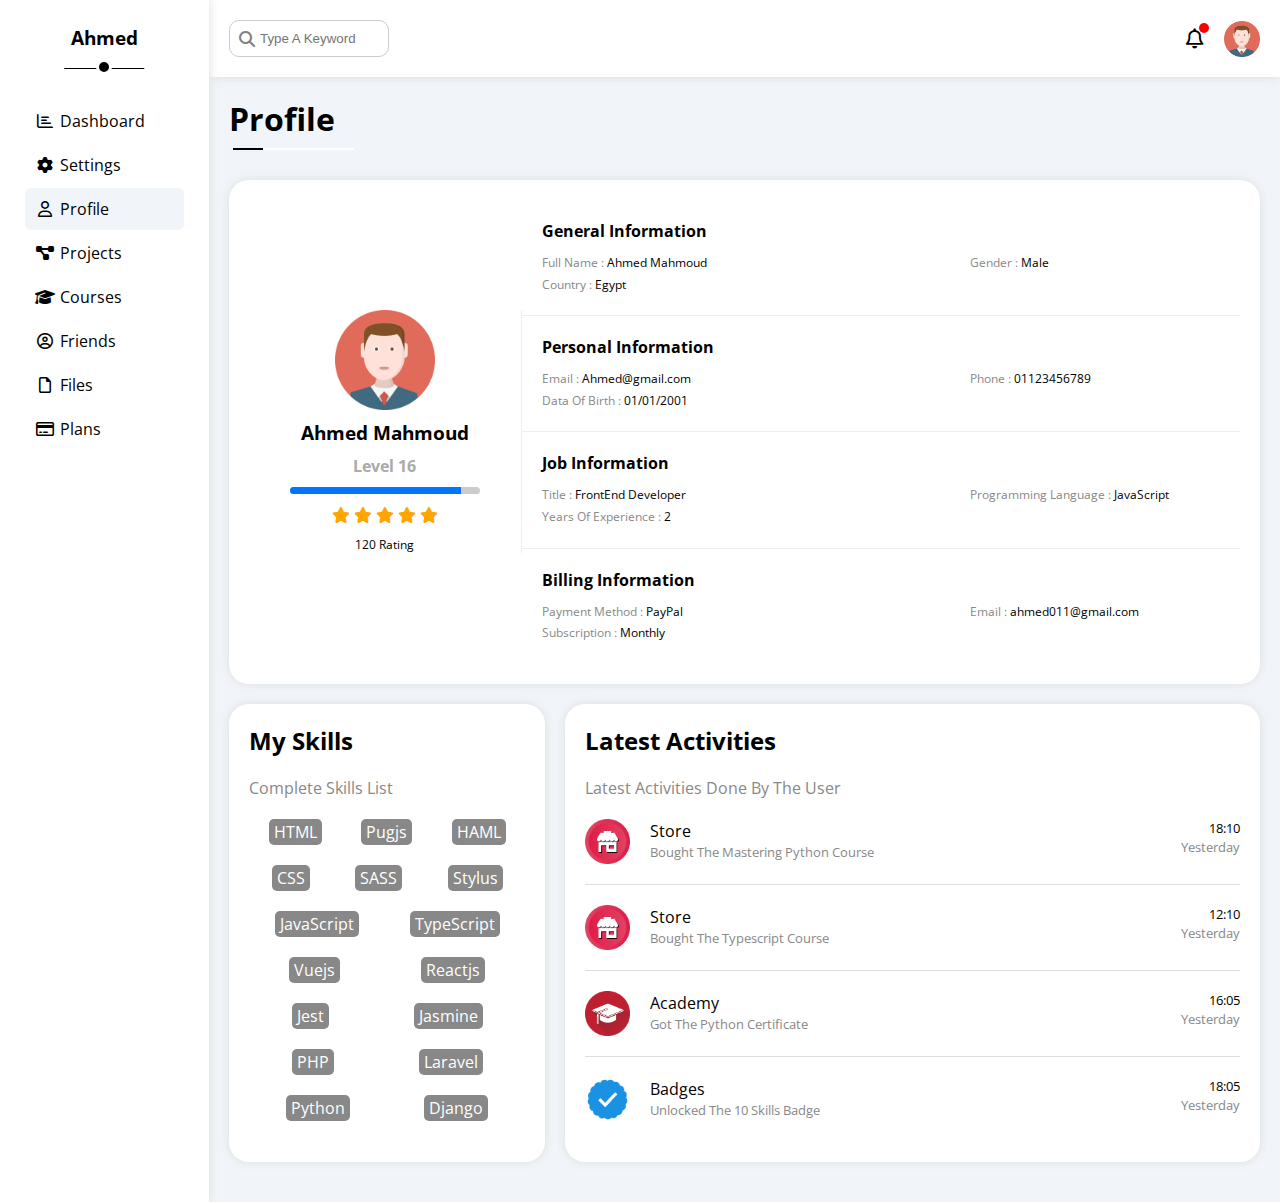
<file: profile.html>
<!DOCTYPE html>
<html lang="en">
  <head>
    <meta charset="UTF-8" />
    <meta http-equiv="X-UA-Compatible" content="IE=edge" />
    <meta name="viewport" content="width=device-width, initial-scale=1.0" />
    <!-- title website -->
    <title>Profile</title>
    <!-- framework -->
    <link rel="stylesheet" href="css/framework.css" />
    <!-- Font Awesome Library -->
    <link rel="stylesheet" href="css/all.min.css" />
    <!-- main template css file -->
    <link rel="stylesheet" href="css/style.css" />
    <!-- google fonts -->
    <link rel="preconnect" href="https://fonts.googleapis.com">
    <link rel="preconnect" href="https://fonts.gstatic.com" crossorigin>
    <link href="https://fonts.googleapis.com/css2?family=Open+Sans:wght@300;400;700&display=swap" rel="stylesheet">
  </head>
  <body>
    <div class="page">
      <!-- Start Sidebar -->
      <div class="sidebar ">
        <h3 >Ahmed</h3>
        <ul>
          <li>
            <a href="index.html">
              <i class="fa-regular fa-chart-bar fa-fw"></i>
              <span>Dashboard</span>
            </a>
          </li>
          <li>
            <a href="settings.html">
              <i class="fa-solid fa-gear fa-fw"></i>
              <span>Settings</span>
            </a>
          </li>
          <li>
            <a class="active" href="profile.html">
              <i class="fa-regular fa-user fa-fw"></i>
              <span>Profile</span>
            </a>
          </li>
          <li>
            <a href="projects.html">
              <i class="fa-solid fa-diagram-project fa-fw"></i>
              <span>Projects</span>
            </a>
          </li>
          <li>
            <a href="courses.html">
              <i class="fa-solid fa-graduation-cap fa-fw"></i>
              <span>Courses</span>
            </a>
          </li>
          <li>
            <a href="friends.html">
              <i class="fa-regular fa-circle-user fa-fw"></i>
              <span>Friends</span>
            </a>
          </li>
          <li>
            <a href="files.html">
              <i class="fa-regular fa-file fa-fw"></i>
              <span>Files</span>
            </a>
          </li>
          <li>
            <a href="plans.html">
              <i class="fa-regular fa-credit-card fa-fw"></i>
              <span>Plans</span>
            </a>
          </li>
        </ul>
      </div>
      <!-- End Sidebar -->
      <!-- Start Content -->
      <div class="content">
        <!-- start Head -->
        <div class="head">
          <div class="search">
            <i class="fa-solid fa-magnifying-glass"></i>
            <input type="search" name="search" id="search" placeholder="Type A Keyword">
          </div>
          <div class="icons">
            <span class="notification">
              <i class="fa-regular fa-bell fa-lg"></i>
            </span>
            <img src="images/avatar.png" alt="">
          </div>
        </div>
        <!-- End Head -->
        <!-- start Title -->
        <h1>Profile</h1>
        <!-- End Title -->
        <!-- start profile -->
        <div class="profile">
            <!-- Start My profile -->
            <div class="my-profile">
                <div class="my-avatar">
                    <img src="images/avatar.png">
                    <h3>Ahmed Mahmoud</h3>
                    <span class="level">Level 16</span>
                    <span class="line">
                        <span class="rate-line" style="width: 90%;"></span>
                    </span>
                    <span class="stars">
                        <i class="fa-solid fa-star"></i>
                        <i class="fa-solid fa-star"></i>
                        <i class="fa-solid fa-star"></i>
                        <i class="fa-solid fa-star"></i>
                        <i class="fa-solid fa-star"></i>
                    </span>
                    <span class="number-rate">
                        120 Rating
                    </span>
                </div>
                <div class="my-info">
                    <div class="general-info-1">
                        <h4>General Information</h4>
                        <div>
                            <span>
                                Full Name : <span>Ahmed Mahmoud</span>
                            </span>
                            <span> 
                                Gender : <span> Male </span>
                            </span>
                            <span>
                                Country : <span> Egypt</span>
                            </span>
                        </div>
                    </div>
                    <div class="personal-info">
                        <h4>Personal Information</h4>
                        <div>
                            <span>
                                Email : <span>Ahmed@gmail.com</span>
                            </span>
                            <span> 
                                Phone : <span>01123456789 </span>
                            </span>
                            <span>
                                Data Of Birth : <span> 01/01/2001</span>
                            </span>
                        </div>
                    </div>
                    <div class="job-info">
                        <h4>Job Information</h4>
                        <div>
                            <span>
                                Title : <span>FrontEnd Developer</span>
                            </span>
                            <span> 
                                Programming Language : <span> JavaScript </span>
                            </span>
                            <span>
                                Years Of Experience : <span> 2</span>
                            </span>
                        </div>
                    </div>
                    <div class="billin-info">
                        <h4>Billing Information</h4>
                        <div>
                            <span>
                                Payment Method : <span>PayPal</span>
                            </span>
                            <span> 
                                Email : <span> ahmed011@gmail.com </span>
                            </span>
                            <span>
                                Subscription : <span> Monthly</span>
                            </span>
                        </div>
                    </div>
                </div>
            </div>
            <!-- End My profile -->
            <!-- Start My Data -->
            <div class="my-data">
            <!-- Start My-skills -->
            <div class="my-skills">
            <h2>My Skills</h2>
            <p>Complete Skills List</p>
            <div class="row-skills">
                <span>HTML</span>
                <span>Pugjs</span>
                <span>HAML</span>
            </div>
            <div class="row-skills">
                <span>CSS</span>
                <span>SASS</span>
                <span>Stylus</span>
            </div>
            <div class="row-skills">
                <span>JavaScript</span>
                <span>TypeScript</span>
            </div>
            <div class="row-skills">
                <span>Vuejs</span>
                <span>Reactjs</span>
            </div>
            <div class="row-skills">
                <span>Jest</span>
                <span>Jasmine</span>
            </div>
            <div class="row-skills">
                <span>PHP</span>
                <span>Laravel</span>
            </div>
            <div class="row-skills">
                <span>Python</span>
                <span>Django</span>
            </div>
            </div>
            <!-- End My-skills -->
            <!-- Start Latest Activities -->
            <div class="latest-activities">
                <h2>Latest Activities</h2>
                <p>Latest Activities Done By The User</p>
                <div class="row-activities">
                    <img src="images/activity-01.png">
                    <div class="text">
                        <div class="data">
                            <span>Store</span>
                            <span>Bought The Mastering Python Course</span>
                        </div>
                        <div class="info">
                            <span>18:10</span>
                            <span>Yesterday</span>
                        </div>
                    </div>
                </div>
                <div class="row-activities">
                    <img src="images/activity-01.png">
                    <div class="text">
                        <div class="data">
                            <span>Store</span>
                            <span>Bought The Typescript Course</span>
                        </div>
                        <div class="info">
                            <span>12:10</span>
                            <span>Yesterday</span>
                        </div>
                    </div>
                </div>
                <div class="row-activities">
                    <img src="images/activity-02.png">
                    <div class="text">
                        <div class="data">
                            <span>Academy</span>
                            <span>Got The Python Certificate</span>
                        </div>
                        <div class="info">
                            <span>16:05</span>
                            <span>Yesterday</span>
                        </div>
                    </div>
                </div>
                <div class="row-activities">
                    <img src="images/activity-03.png">
                    <div class="text">
                        <div class="data">
                            <span>Badges</span>
                            <span>Unlocked The 10 Skills Badge</span>
                        </div>
                        <div class="info">
                            <span>18:05</span>
                            <span>Yesterday</span>
                        </div>
                    </div>
                </div>
            </div>
            <!-- End Latest Activities -->
            </div>
            <!-- End My Data -->
        </div>
        <!-- End profile -->
      </div>
      <!-- End Content -->
    </div>
  </body>
</html>
</file>
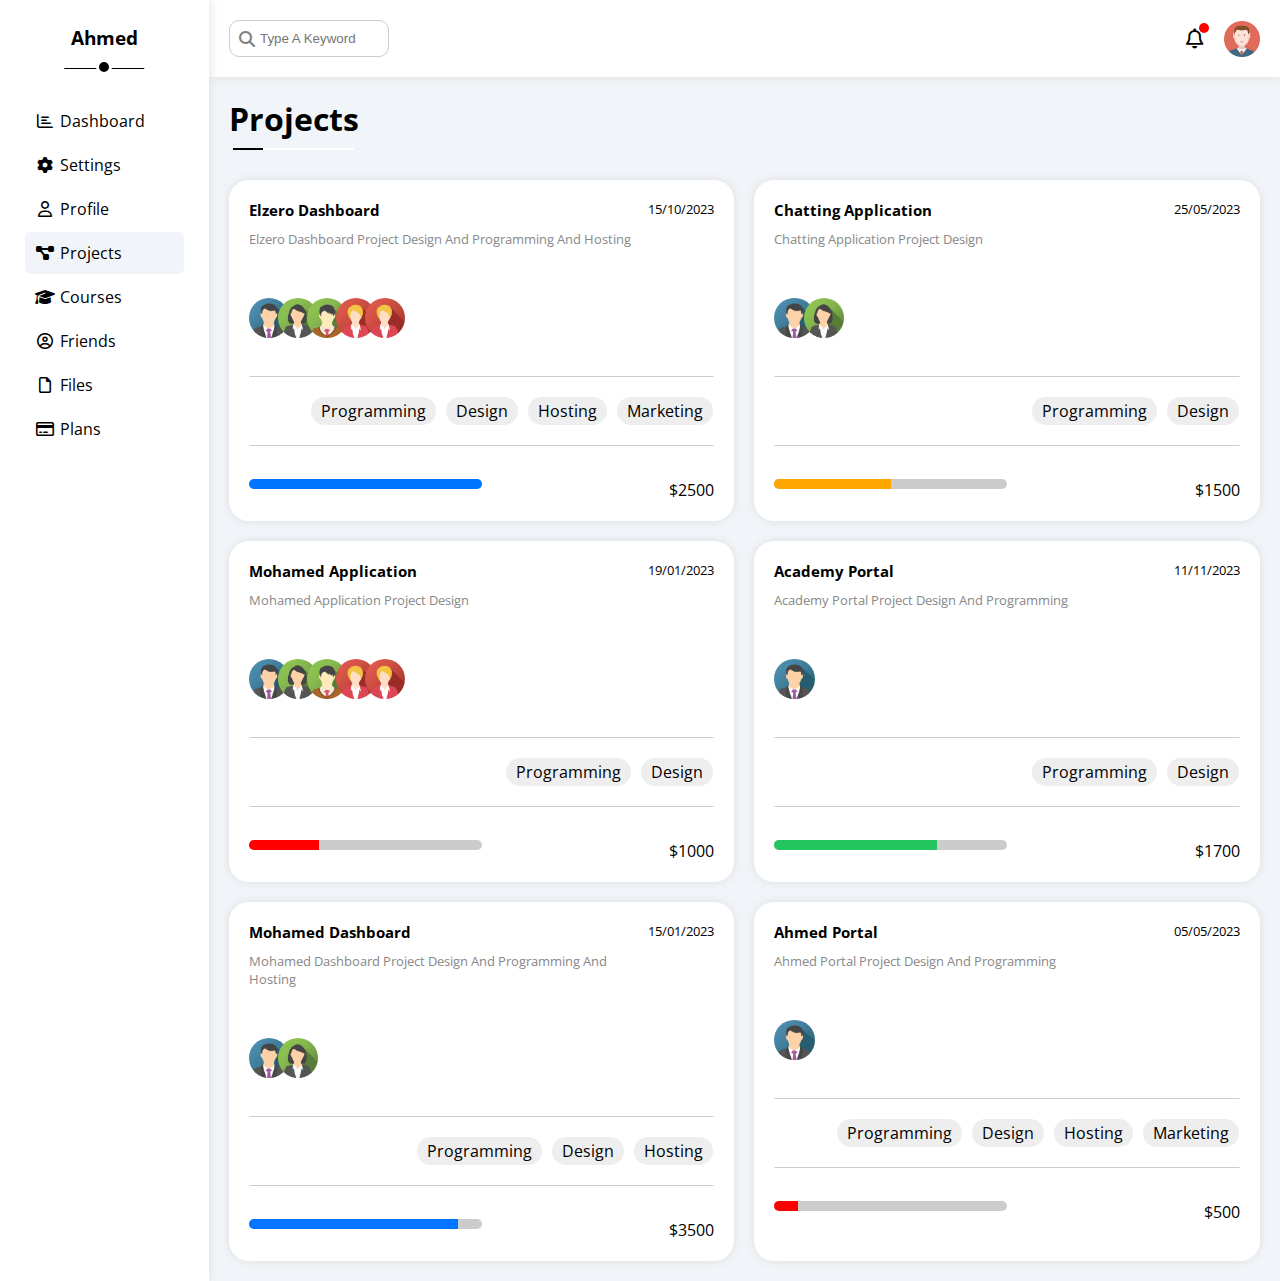
<file: projects.html>
<!DOCTYPE html>
<html lang="en">
  <head>
    <meta charset="UTF-8" />
    <meta http-equiv="X-UA-Compatible" content="IE=edge" />
    <meta name="viewport" content="width=device-width, initial-scale=1.0" />
    <!-- title website -->
    <title>Projects</title>
    <!-- framework -->
    <link rel="stylesheet" href="css/framework.css" />
    <!-- Font Awesome Library -->
    <link rel="stylesheet" href="css/all.min.css" />
    <!-- main template css file -->
    <link rel="stylesheet" href="css/style.css" />
    <!-- google fonts -->
    <link rel="preconnect" href="https://fonts.googleapis.com">
    <link rel="preconnect" href="https://fonts.gstatic.com" crossorigin>
    <link href="https://fonts.googleapis.com/css2?family=Open+Sans:wght@300;400;700&display=swap" rel="stylesheet">
  </head>
  <body>
    <div class="page">
      <!-- Start Sidebar -->
      <div class="sidebar ">
        <h3 >Ahmed</h3>
        <ul>
          <li>
            <a href="index.html">
              <i class="fa-regular fa-chart-bar fa-fw"></i>
              <span>Dashboard</span>
            </a>
          </li>
          <li>
            <a href="settings.html">
              <i class="fa-solid fa-gear fa-fw"></i>
              <span>Settings</span>
            </a>
          </li>
          <li>
            <a href="profile.html">
              <i class="fa-regular fa-user fa-fw"></i>
              <span>Profile</span>
            </a>
          </li>
          <li>
            <a class="active" href="projects.html">
              <i class="fa-solid fa-diagram-project fa-fw"></i>
              <span>Projects</span>
            </a>
          </li>
          <li>
            <a href="courses.html">
              <i class="fa-solid fa-graduation-cap fa-fw"></i>
              <span>Courses</span>
            </a>
          </li>
          <li>
            <a href="friends.html">
                <i class="fa-regular fa-circle-user fa-fw"></i>
              <span>Friends</span>
            </a>
          </li>
          <li>
            <a href="files.html">
              <i class="fa-regular fa-file fa-fw"></i>
              <span>Files</span>
            </a>
          </li>
          <li>
            <a href="plans.html">
              <i class="fa-regular fa-credit-card fa-fw"></i>
              <span>Plans</span>
            </a>
          </li>
        </ul>
      </div>
      <!-- End Sidebar -->
      <!-- Start Content -->
      <div class="content">
        <!-- start Head -->
        <div class="head">
          <div class="search">
            <i class="fa-solid fa-magnifying-glass"></i>
            <input type="search" name="search" id="search" placeholder="Type A Keyword">
          </div>
          <div class="icons">
            <span class="notification">
              <i class="fa-regular fa-bell fa-lg"></i>
            </span>
            <img src="images/avatar.png" alt="">
          </div>
        </div>
        <!-- End Head -->
        <!-- start Title -->
        <h1>Projects</h1>
        <!-- End Title -->
        <!-- start Projects -->
        <div class="projects-section">
            <!-- start box-project -->
            <div class="box-project">
                <div class="info-project">
                    <div class="info">
                        <h4>Elzero Dashboard</h4>
                        <p>
                            Elzero Dashboard Project Design And Programming And Hosting
                        </p>
                    </div>
                    <span class="date">
                        15/10/2023
                    </span>
                </div>
                <div class="team-project">
                    <img src="images/team-01.png">
                    <img src="images/team-02.png">
                    <img src="images/team-03.png">
                    <img src="images/team-04.png">
                    <img src="images/team-05.png">
                </div>
                <div class="order-project">
                    <span>Programming</span>
                    <span>Design</span>
                    <span>Hosting</span>
                    <span>Marketing</span>
                </div>
                <div class="price-project">
                    <div class="rang-complete">
                        <span class="rang" style="width: 100%;"></span>
                    </div>
                    <span class=price>$2500</span>
                </div>
            </div>
            <!-- end box-project -->
            <!-- start box-project -->
            <div class="box-project">
                <div class="info-project">
                    <div class="info">
                        <h4>Chatting Application</h4>
                        <p>
                            Chatting Application Project Design
                        </p>
                    </div>
                    <span class="date">
                        25/05/2023
                    </span>
                </div>
                <div class="team-project">
                    <img src="images/team-01.png">
                    <img src="images/team-02.png">
                </div>
                <div class="order-project">
                    <span>Programming</span>
                    <span>Design</span>
                </div>
                <div class="price-project">
                    <div class="rang-complete">
                        <span class="rang" style="width: 50%; background-color: orange;"></span>
                    </div>
                    <span class=price>$1500</span>
                </div>
            </div>
            <!-- end box-project -->
            <!-- start box-project -->
            <div class="box-project">
                <div class="info-project">
                    <div class="info">
                        <h4>Mohamed Application</h4>
                        <p>
                            Mohamed Application Project Design
                        </p>
                    </div>
                    <span class="date">
                        19/01/2023
                    </span>
                </div>
                <div class="team-project">
                    <img src="images/team-01.png">
                    <img src="images/team-02.png">
                    <img src="images/team-03.png">
                    <img src="images/team-04.png">
                    <img src="images/team-05.png">
                </div>
                <div class="order-project">
                    <span>Programming</span>
                    <span>Design</span>
                </div>
                <div class="price-project">
                    <div class="rang-complete">
                        <span class="rang" style="width: 30%; background-color: red;"></span>
                    </div>
                    <span class=price>$1000</span>
                </div>
            </div>
            <!-- end box-project -->
            <!-- start box-project -->
            <div class="box-project">
                <div class="info-project">
                    <div class="info">
                        <h4>Academy Portal </h4>
                        <p>
                            Academy Portal Project Design And Programming
                        </p>
                    </div>
                    <span class="date">
                        11/11/2023
                    </span>
                </div>
                <div class="team-project">
                    <img src="images/team-01.png">
                </div>
                <div class="order-project">
                    <span>Programming</span>
                    <span>Design</span>
                </div>
                <div class="price-project">
                    <div class="rang-complete">
                        <span class="rang" style="width: 70%; background-color: var(--green-color);"></span>
                    </div>
                    <span class=price>$1700</span>
                </div>
            </div>
            <!-- end box-project -->
            <!-- start box-project -->
            <div class="box-project">
                <div class="info-project">
                    <div class="info">
                        <h4>Mohamed Dashboard</h4>
                        <p>
                            Mohamed Dashboard Project Design And Programming And Hosting
                        </p>
                    </div>
                    <span class="date">
                        15/01/2023
                    </span>
                </div>
                <div class="team-project">
                    <img src="images/team-01.png">
                    <img src="images/team-02.png">
                </div>
                <div class="order-project">
                    <span>Programming</span>
                    <span>Design</span>
                    <span>Hosting</span>
                </div>
                <div class="price-project">
                    <div class="rang-complete">
                        <span class="rang" style="width: 90%;"></span>
                    </div>
                    <span class=price>$3500</span>
                </div>
            </div>
            <!-- end box-project -->
            <!-- start box-project -->
            <div class="box-project">
                <div class="info-project">
                    <div class="info">
                        <h4>Ahmed Portal</h4>
                        <p>
                            Ahmed Portal Project Design And Programming
                        </p>
                    </div>
                    <span class="date">
                        05/05/2023
                    </span>
                </div>
                <div class="team-project">
                    <img src="images/team-01.png">
                </div>
                <div class="order-project">
                    <span>Programming</span>
                    <span>Design</span>
                    <span>Hosting</span>
                    <span>Marketing</span>
                </div>
                <div class="price-project">
                    <div class="rang-complete">
                        <span class="rang" style="width: 10%; background-color: red;"></span>
                    </div>
                    <span class=price>$500</span>
                </div>
            </div>
            <!-- end box-project -->
        </div>
        <!-- End Projects -->
      </div>
      <!-- End Content -->
    </div>
  </body>
</html>
</file>
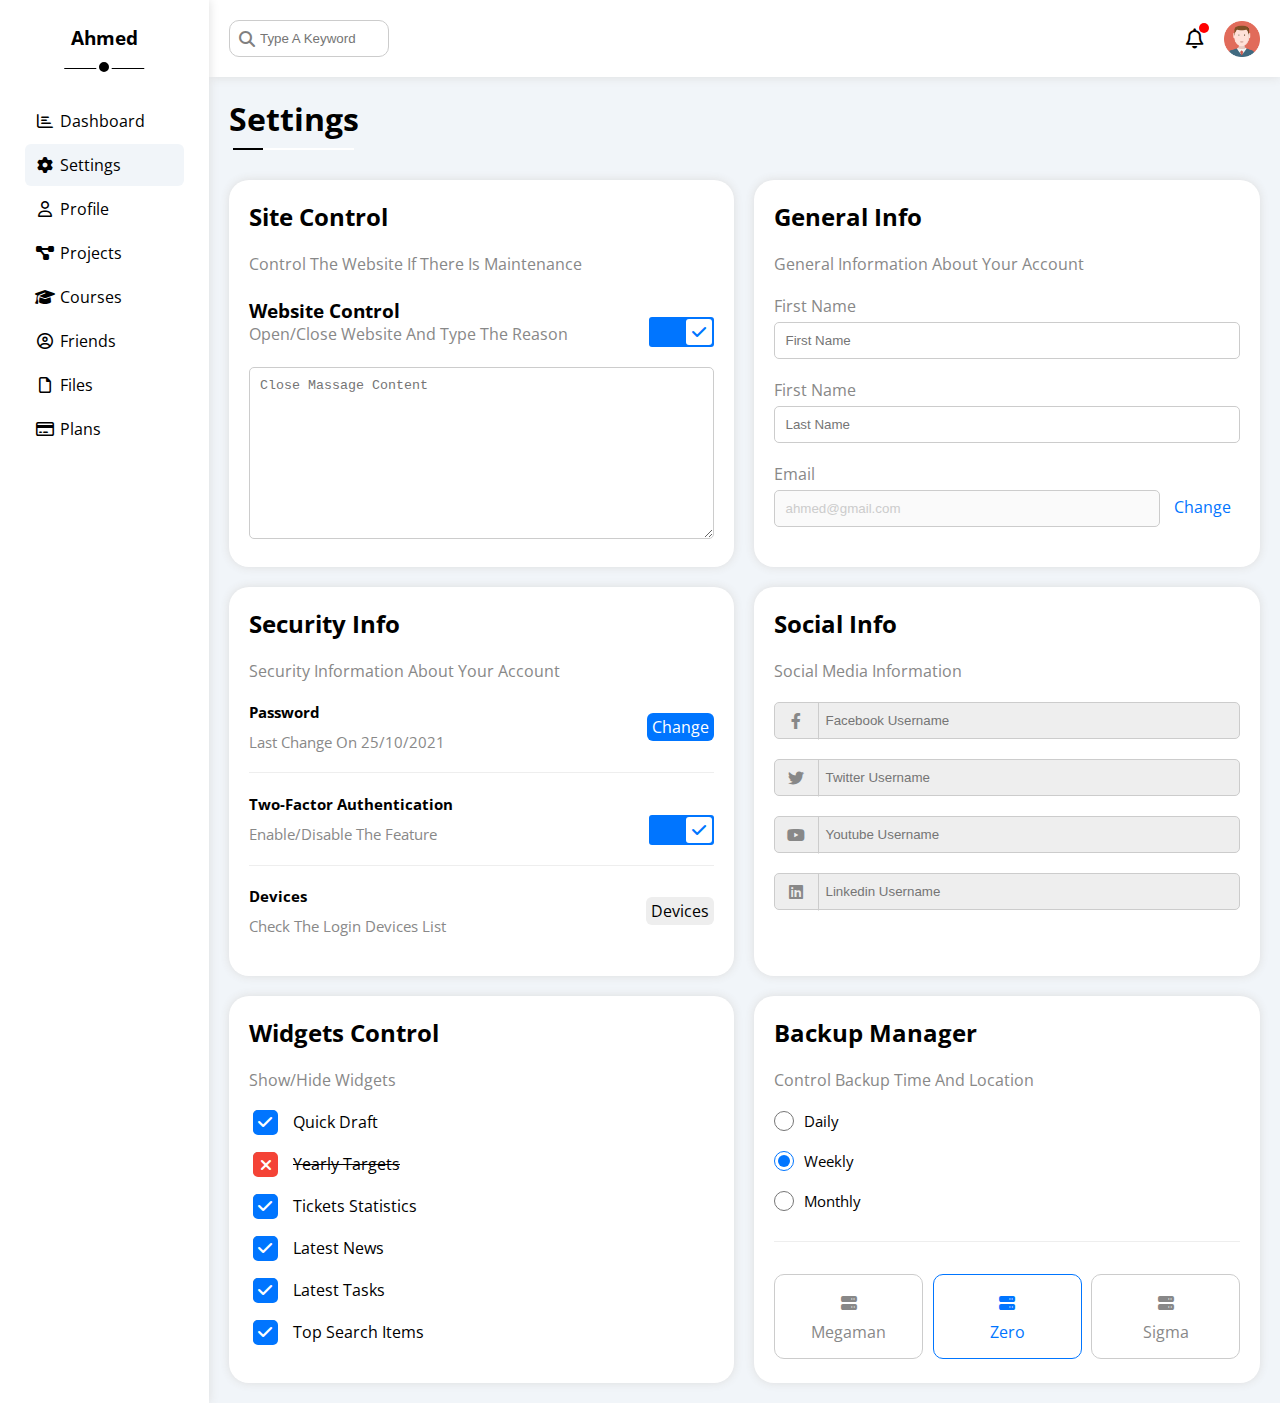
<file: settings.html>
<!DOCTYPE html>
<html lang="en">
  <head>
    <meta charset="UTF-8" />
    <meta http-equiv="X-UA-Compatible" content="IE=edge" />
    <meta name="viewport" content="width=device-width, initial-scale=1.0" />
    <!-- title website -->
    <title>Settings</title>
    <!-- framework -->
    <link rel="stylesheet" href="css/framework.css" />
    <!-- Font Awesome Library -->
    <link rel="stylesheet" href="css/all.min.css" />
    <!-- main template css file -->
    <link rel="stylesheet" href="css/style.css" />
    <!-- google fonts -->
    <link rel="preconnect" href="https://fonts.googleapis.com">
    <link rel="preconnect" href="https://fonts.gstatic.com" crossorigin>
    <link href="https://fonts.googleapis.com/css2?family=Open+Sans:wght@300;400;700&display=swap" rel="stylesheet">
  </head>
  <body>
    <div class="page">
      <!-- Start Sidebar -->
      <div class="sidebar ">
        <h3 >Ahmed</h3>
        <ul>
          <li>
            <a href="index.html">
              <i class="fa-regular fa-chart-bar fa-fw"></i>
              <span>Dashboard</span>
            </a>
          </li>
          <li>
            <a class="active" href="settings.html">
              <i class="fa-solid fa-gear fa-fw"></i>
              <span>Settings</span>
            </a>
          </li>
          <li>
            <a href="profile.html">
              <i class="fa-regular fa-user fa-fw"></i>
              <span>Profile</span>
            </a>
          </li>
          <li>
            <a href="projects.html">
              <i class="fa-solid fa-diagram-project fa-fw"></i>
              <span>Projects</span>
            </a>
          </li>
          <li>
            <a href="courses.html">
              <i class="fa-solid fa-graduation-cap fa-fw"></i>
              <span>Courses</span>
            </a>
          </li>
          <li>
            <a href="friends.html">
              <i class="fa-regular fa-circle-user fa-fw"></i>
              <span>Friends</span>
            </a>
          </li>
          <li>
            <a href="files.html">
              <i class="fa-regular fa-file fa-fw"></i>
              <span>Files</span>
            </a>
          </li>
          <li>
            <a href="plans.html">
              <i class="fa-regular fa-credit-card fa-fw"></i>
              <span>Plans</span>
            </a>
          </li>
        </ul>
      </div>
      <!-- End Sidebar -->
      <!-- Start Content -->
      <div class="content">
        <!-- start Head -->
        <div class="head">
          <div class="search">
            <i class="fa-solid fa-magnifying-glass"></i>
            <input type="search" name="search" id="search" placeholder="Type A Keyword">
          </div>
          <div class="icons">
            <span class="notification">
              <i class="fa-regular fa-bell fa-lg"></i>
            </span>
            <img src="images/avatar.png" alt="">
          </div>
        </div>
        <!-- End Head -->
        <!-- start Title -->
        <h1>Settings</h1>
        <!-- End Title -->
        <!-- start settings -->
        <div class="settings">
            <!-- start Site Control -->
            <div class="site-control">
                <h2>Site Control</h2>
                <p>Control The Website If There Is Maintenance</p>
                <div class="control">
                    <div class="text">
                        <h3>Website Control</h3>
                        <p>Open/Close Website And Type The Reason</p>
                    </div>
                    <label>
                        <input class='toggle-checkbox' type="checkbox" checked>
                        <div class="toggle-checkbox-button"></div>
                    </label>
                </div>
                <textarea placeholder='Close Massage Content'cols="30" rows="10"></textarea>
            </div>
            <!-- end Site Control -->
            <!-- Start General Info -->
            <div class="general-info">
                <h2>General Info</h2>
                <p>General Information About Your Account</p>
                <label for="first-name">First Name</label>
                <input placeholder="First Name" type="text" name="first-name" id="first-name">
                <label for="last-name">First Name</label>
                <input placeholder="Last Name" type="text" name="last-name" id="last-name">
                <div class="div-email">
                    <label for="email">Email</label>
                    <input value='ahmed@gmail.com' disabled type="email" name="email" id="email">
                    <span class="change-button">Change</span>
                </div>
            </div>
            <!-- end General Info -->
            <!-- Start Security -->
            <div class="security">
                <h2>Security Info</h2>
                <p>Security Information About Your Account</p>
                <div class="password">
                    <div class="text">
                        <h3>Password</h3>
                        <p>Last Change On 25/10/2021</p>
                    </div>
                    <span class="change">Change</span>
                </div>
                <div class="two-factor">
                    <div class="text">
                        <h3>Two-Factor Authentication</h3>
                        <p>Enable/Disable The Feature</p>
                    </div>
                    <label>
                        <input class='toggle-checkbox' type="checkbox" checked>
                        <div class="toggle-checkbox-button"></div>
                    </label>
                </div>
                <div class="devices">
                    <div class="text">
                    <h3>Devices</h3>
                    <p>Check The Login Devices List</p>
                    </div>
                    <span class="devices-button">Devices</span>
                </div>
            </div>
            <!-- End Security -->
            <!-- Start Social Info -->
            <div class="social-info">
              <h2>Social Info</h2>
              <p>Social Media Information</p>
              <div class="facebook">
                <input type="text" name="username" placeholder="Facebook Username">
                <i class="fa-brands fa-facebook-f"></i>
              </div>
              <div class="twitter">
                <input type="text" name="username" placeholder="Twitter Username">
                <i class="fa-brands fa-twitter"></i>
              </div>
              <div class="youtube">
                <input type="text" name="username" placeholder="Youtube Username">
                <i class="fa-brands fa-youtube"></i>
              </div>
              <div class="linkedin">
                <input type="text" name="username" placeholder="Linkedin Username">
                <i class="fa-brands fa-linkedin"></i>
              </div>
            </div>
            <!-- End Social Info -->
            <!-- Start Widgets control -->
            <div class="widgets-control">
              <h2>Widgets Control</h2>
              <p>Show/Hide Widgets</p>
              <div class="check-true-false">
                <input type="checkbox" id="check" checked>
                <label for="check">
                  Quick Draft
                </label>
              </div>
              <div class="check-true-false">
                <input type="checkbox" id="check1">
                <label for="check1">
                  Yearly Targets
                </label>
              </div>
              <div class="check-true-false">
                <input type="checkbox" id="check2" checked>
                <label for="check2">
                  Tickets Statistics
                </label>
              </div>
              <div class="check-true-false">
                <input type="checkbox" id="check3" checked>
                <label for="check3">
                  Latest News
                </label>
              </div>
              <div class="check-true-false">
                <input type="checkbox" id="check4" checked>
                <label for="check4">
                  Latest Tasks
                </label>
              </div>
              <div class="check-true-false">
                <input type="checkbox" id="check5" checked>
                <label for="check5">
                  Top Search Items
                </label>
              </div>
            </div>
            <!-- End Widgets control -->
            <!-- Start Backup Manager -->
            <div class="backup-manager">
              <h2>Backup Manager</h2>
              <p>Control Backup Time And Location</p>
              <div class="chose-one">
                <div>
                  <input type="radio" name="chose" id="daily">
                  <label for="daily">Daily</label>
                </div>
                <div>
                  <input type="radio" name="chose" id="weekly" checked>
                  <label for="weekly">Weekly</label>
                </div>
                <div>
                  <input type="radio" name="chose" id="monthly">
                  <label for="monthly">Monthly</label>
                </div>
              </div>
              <div class="packages">
                <div>
                  <input type="radio" name="pack" id="pack1">
                  <label for="pack1">
                    <i class="fa-solid fa-server d-block mb-10"></i>
                    Megaman
                  </label>
                </div>
                <div>
                  <input type="radio" name="pack" id="pack2" checked>
                  <label for="pack2">
                    <i class="fa-solid fa-server d-block mb-10"></i>
                    Zero
                  </label>
                </div>
                <div>
                  <input type="radio" name="pack" id="pack3">
                  <label for="pack3">
                    <i class="fa-solid fa-server d-block mb-10"></i>
                    Sigma
                  </label>
                </div>
              </div>
            </div>
            <!-- End Backup Manager -->
        </div>
        <!-- End settings -->
      </div>
      <!-- End Content -->
    </div>
  </body>
</html>
</file>
<file: css/framework.css>
:root {
    --blue-color: #0075ff;
    --blue-alt-color: #0d69d5;
    --orange-color: #f59e0b;
    --green-color: #22c55e;
    --red-color: #f44336;
    --grey-color: #888;
  }
  /* Start Box */
  .d-flex {
    display: flex;
  }
  .f-wrap {
    flex-wrap: wrap;
  }
  .align-center {
    align-items: center;
  }
  .space-between {
    justify-content: space-between;
  }
  .d-grid {
    display: grid;
  }
  .gap-20 {
    gap: 20px;
  }
  .d-block {
    display: block;
  }
  @media (max-width: 767px) {
    .block-mobile {
      display: block;
    }
    .hide-mobile {
      display: none;
    }
  }
  /* End Box */
  /* Start Padding + Margin */
  .p-10 {
    padding: 10px;
  }
  .p-15 {
    padding: 15px;
  }
  .p-20 {
    padding: 20px;
  }
  .pt-10 {
    padding-top: 10px;
  }
  .pt-15 {
    padding-top: 15px;
  }
  .pt-20 {
    padding-top: 20px;
  }
  .pb-10 {
    padding-bottom: 10px;
  }
  .pb-15 {
    padding-bottom: 15px;
  }
  .pb-20 {
    padding-bottom: 20px;
  }
  .pl-15 {
    padding-left: 15px;
  }
  .m-0 {
    margin: 0;
  }
  .m-15 {
    margin: 15px;
  }
  .m-20 {
    margin: 20px;
  }
  .mt-0 {
    margin-top: 0;
  }
  .mt-5 {
    margin-top: 5px;
  }
  .mt-10 {
    margin-top: 10px;
  }
  .mt-15 {
    margin-top: 15px;
  }
  .mt-20 {
    margin-top: 20px;
  }
  .mt-25 {
    margin-top: 25px;
  }
  .mr-10 {
    margin-right: 10px;
  }
  .mr-15 {
    margin-right: 15px;
  }
  .mb-5 {
    margin-bottom: 5px;
  }
  .mb-10 {
    margin-bottom: 10px;
  }
  .mb-15 {
    margin-bottom: 15px;
  }
  .mb-20 {
    margin-bottom: 20px;
  }
  .mb-25 {
    margin-bottom: 25px;
  }
  /* End Padding + Margin */
  /* Start Color */
  .c-black {
    color: black;
  }
  .c-white {
    color: white;
  }
  .c-grey {
    color: var(--grey-color);
  }
  .c-red {
    color: var(--red-color);
  }
  .c-green {
    color: var(--green-color);
  }
  .c-blue {
    color: var(--blue-color);
  }
  .c-orange {
    color: var(--orange-color);
  }
  .bg-red {
    background-color: var(--red-color);
  }
  .bg-green {
    background-color: var(--green-color);
  }
  .bg-blue {
    background-color: var(--blue-color);
  }
  .bg-orange {
    background-color: var(--orange-color);
  }
  .bg-white {
    background-color: white;
  }
  .bg-eee {
    background-color: #eee;
  }
  /* End Color */
  /* Start Position */
  .p-relative {
    position: relative;
  }
  .p-absolute {
    position: absolute;
  }
  /* End Position */
  /* Start Font */
  .txt-c {
    text-align: center;
  }
  .fs-13 {
    font-size: 13px;
  }
  .fs-14 {
    font-size: 14px;
  }
  .fs-15 {
    font-size: 15px;
  }
  .fs-25 {
    font-size: 25px;
  }
  .fw-bold {
    font-weight: bold;
  }
  @media (max-width: 767px) {
    .txt-c-mobile {
      text-align: center;
    }
  }
  /* End Font */
  /* Start Border */
  .rad-6 {
    border-radius: 6px;
  }
  .rad-10 {
    border-radius: 10px;
  }
  .rad-half {
    border-radius: 50%;
  }
  .b-none {
    border: none;
  }
  .border-ccc {
    border: 1px solid #ccc;
  }
  .border-eee {
    border: 1px solid #eee;
  }
  
  /* End Border */
  /* Start Width + Height */
  .w-full {
    width: 100%;
  }
  .w-100 {
    width: 100px;
  }
  .w-fit {
    width: fit-content;
  }
  .h-full {
    height: 100%;
  }
  .h-100 {
    height: 100px;
  }
  /* End Width + Height */
  /* Start Components */
  .center-flex {
    display: flex;
    align-items: center;
    justify-content: center;
  }
  .between-flex {
    display: flex;
    align-items: center;
    justify-content: space-between;
  }
  .btn-shape {
    padding: 4px 10px;
    border-radius: 6px;
  }
  /* End Components */
</file>
<file: css/style.css>
/* Start Variables */
:root {
  --blue-color: #0075ff;
  --blue-alt-color: #0d69d5;
  --orange-color: #f59e0b;
  --green-color: #22c55e;
  --red-color: #f44336;
  --grey-color: #888;
}
/* End Variables */
/* Start Global Rules */
* {
  -webkit-box-sizing: border-box;
  -moz-box-sizing: border-box;
  -ms-box-sizing: border-box;
  -o-box-sizing: border-box;
  box-sizing: border-box;
  margin: 0;
  padding: 0;
}
body {
  font-family: 'Open Sans', sans-serif;
}
html {
  scroll-behavior: smooth;
}
ul {
  list-style: none;
}
a {
  text-decoration: none;
}
/* End Global Rules */
/* ========================= Work Space ======================================= */
.page {
  min-height: 100vh;
  display: flex;
}
/* sidebar */
.page .sidebar {
  background-color: white;
  padding: 25px;
  width: 240px;
  box-shadow: 0 0 10px #ddd;
  z-index: 100;
}
.page .sidebar h3 {
  text-align: center;
  margin-bottom: 50px;
  position: relative;
}
.page .sidebar h3::after ,
.page .sidebar h3::before {
  content: "";
  position: absolute;
  background-color: black;
  transform: translateX(-50%);
  left: 50%;
}
.page .sidebar h3::after {
  width: 10px;
  height: 10px;
  border-radius: 50%;
  bottom: -100%;
  border: 3px white solid;
}
.page .sidebar h3:before {
  width: 50%;
  height: 1px;
  bottom: -75%;
}
.page .sidebar ul li {
  margin: 2px 0;
}
.page .sidebar ul .active {
  background-color: #f1f5f9;
}
.page .sidebar ul li a {
  padding:10px;
  display: flex;
  border-radius: 6px;
  color: black;
  align-items: center;
  transition: 0.3s;
}
.page .sidebar ul li:hover a {
  background-color: #f1f5f9;
}
.page .sidebar ul li a i {
  margin-right: 5px;
}
@media (max-width:767px) {
  .page .sidebar {
    padding: 15px;
    width: 60px;
  }
  .page .sidebar ul li a span{
    display: none;
  }
  .page .sidebar h3::after ,
  .page .sidebar h3::before {
  display: none;
  }
  .page .sidebar h3{
    font-size: 10px;
    margin-bottom: 20px;
  }
}
/* content */
.content {
  overflow: hidden;
  background-color: #f1f5f9 ;
  width: 100%;
}
::-webkit-scrollbar {
  content: "";
}
::-webkit-scrollbar-thumb {
  background-color: var(--blue-color);
  border-radius: 20px;
}
::-webkit-scrollbar-track-piece {
  background-color: white;
  box-shadow: 0 0 10px #ddd;
}
/* head */
.head {
  display: flex;
  justify-content: space-between;
  align-items: center;
  background-color: white;
  padding: 20px;
  box-shadow: 0 0 10px #ddd;
}
.head .search {
  position: relative;
}
.head .search  i {
  position: absolute;
  left: 10px;
  top: 50%;
  transform: translateY(-50%);
  color: gray;
}
.head .search input{
  padding: 10px 5px 10px 30px;
  border-radius: 10px;
  border: 1px solid #ccc;
  width: 160px;
  transition: 0.3s;
}
.head .search input:focus {
  outline: none;
  transition: 0.3s;
  width: 200px;
}
.head .search input:focus::placeholder {
  color: white;
}
.head .icons {
  display: flex;
  align-items: center;
}
.head .icons .notification{
  position: relative;
}
.head .icons .notification:after{
  content: "";
  position: absolute ;
  right: -5px ;
  top: -5px ;
  width: 10px;
  height: 10px;
  background-color: red;
  border-radius: 20px ;
}
.head .icons img {
  max-height: 36px;
  margin-left: 20px;
}
@media (max-width:767px) {
  .head .search input {
    width: 20px;
  }
  .head .search input:focus {
    
    width: 100px;
  }
}

/* title */
.page .content h1 {
  padding: 20px 20px 40px;
  position: relative;
}
.page .content h1::after {
  content: "";
  position: absolute;
  left: 24px;
  bottom: 30px;
  height: 2px;
  width:30px ;
  background-color: black;
}
.page .content h1::before {
  content: "";
  position: absolute;
  left: 45px;
  bottom: 30px;
  height: 2px;
  width: 100px ;
  background-color: white;
}
/* wrapper  */
.wrapper {
  display: grid;
  grid-template-columns: repeat(auto-fill, minmax(450px, 1fr));
  margin-left: 20px;
  margin-right: 20px;
  margin-bottom: 20px;
  gap: 20px;
}
.wrapper > div{
  box-shadow: 0 0 10px #ddd;
  background-color: white;
  padding: 20px;
  border-radius: 20px;
}
@media (max-width: 767px) {
  .wrapper {
    grid-template-columns: minmax(200px, 1fr);
    margin-left: 10px;
    margin-right: 10px;
    margin-bottom: 10px;
    gap: 10px;
  }
}
h2{
  margin-bottom: 20px;
}
p {
  color:#888 ;
}
/*start welcome */
.welcome {
  padding: 0 !important;
}
.welcome .welcome-top{
  display: flex;
  justify-content: space-between;
  background-color: #eee;
  padding: 20px;
  border-top-left-radius: 20px;
  border-top-right-radius: 20px;
}
.welcome .welcome-top .text span{
  color: #888;
}
.welcome .welcome-top img {
  height:100px ;
}
.welcome .welcome-down {
  position: relative;
  background-color: white;
  padding-bottom: 30px;
  border-bottom-left-radius: 10px;
  border-bottom-right-radius: 10px;
}
.welcome .welcome-down .info {
  display: flex;
  justify-content: space-between;
  border-top: 1px #eee solid;
  border-bottom: 1px #eee solid ;
  padding: 20px 80px;
}
.welcome .welcome-down .info div {
  display: flex;
  flex-direction: column;
  text-align: center;
}
.welcome .welcome-down .info span {
  color: #888;
  
}
.welcome .welcome-down img {
  max-width: 100%;
  height: 60px;
  left: 25px;
  border: 5px white solid;
  border-radius: 50%;
  margin: -30px 0 40px 20px;
}
.welcome .welcome-down .profile-link {
  padding: 20px 10px;
  text-align: end;
}
.welcome .welcome-down a {
  background-color: var();
  color: white;
  background-color: var(--blue-color);
  text-align: end;
  padding: 2px 5px;
  margin: 10px 5px;
  border-radius: 5px;
  transition: 0.3s;
}  
.welcome .welcome-down a:hover {
  background-color: var(--blue-alt-color);
}
@media (max-width: 767px) {
  .welcome .welcome-down .info {
    flex-direction: column;
    align-items: center;
  }
  .welcome .welcome-down .info div {
    margin-top: 20px;
  }
  .welcome .welcome-top {
    height: 140px;
  }
  .welcome .welcome-top img {
    display: none;
  }
  .welcome .welcome-down img {
    margin: -30px 0 40px 50%;
    transform: translateX(-50%);
  }
  .welcome .welcome-down .profile-link {
    padding: 20px 0px 0 0;
    text-align: center;
  }
}
/* end welcome */

/*start Quick Draft */
.quick-draft p {
  margin-bottom: 20px;
}
.quick-draft form{
  display: flex;
  flex-direction: column;
}
.quick-draft form input[type='text'] ,
.quick-draft form textarea{
  margin-bottom: 10px;
  padding: 10px;
  background-color: #eee;
  border: none;
  border-radius: 10px;
}
.quick-draft form input[type='text']:focus ,
.quick-draft form textarea:focus{
  outline: none;
}
.quick-draft form input[type='submit'] {
  width: fit-content;
  padding: 5px 10px;
  background-color: var(--blue-color);
  color: white;
  border: none;
  border-radius: 5px;
  margin-left: auto;
  margin-top: 10px;
  transition: 0.3s;
}
.quick-draft form input[type='submit']:hover {
  cursor: pointer;
  background-color: var(--blue-alt-color);
}
@media (max-width:767px) {
  .quick-draft form input[type='submit'] {
    margin: auto;
  }
}
/*end Quick Draft */

/* start Yearly Targets */
.yearly-targets p{
  margin-bottom: 20px;
}
.yearly-targets i{
  min-width: 75px;
  height: 75px;
  position: relative;
}
.yearly-targets i::before {
  position: absolute;
  left: 50%;
  top: 50%;
  transform: translate(-50% , -50%);
}
.yearly-targets .info {
  padding: 15px;
  width: 100%;
}
.yearly-targets .info > span{
  display: block;
  margin-bottom: 10px;
}
.yearly-targets .info .name {
  color: #888;
}
.yearly-targets .info .number{
  font-weight: bold;
}
.yearly-targets .info  .progress{
  height: 4px;
  width: 100%;
  position: relative;
}
.yearly-targets .info .progress span {
  position: absolute;
  height: 100%;
}
.yearly-targets .info .progress span:after {
  content: attr(data-progress);
  position: absolute;
  right: -18px;
  top: -33px;
  padding: 2px 4px;
  border-radius: 6px;
  font-size: 14px;
  color: white;
}
.yearly-targets .info .progress span::before {
  content: "";
    position: absolute;
    right: -5px;
    top: -18px;
    height: 0px;
    width: 0px;
    border: 6px solid;
    transform: rotate(315deg);
}
/* .mony */
.yearly-targets .mony {
  align-items: center;
}
.yearly-targets .mony i,
.yearly-targets .mony .info .progress{
  background-color:rgb(0 117 255 / 20%);
}
.yearly-targets .mony .info .progress span {
  background-color: rgb(0 117 255);
}
.yearly-targets .mony .info .progress span:after {
  background-color: #0075ff;
}
.yearly-targets .mony .info .progress span::before {
  border-color: transparent transparent #0075ff #0075ff;
}
/* projects */
.yearly-targets .projects {
  align-items: center;
}
.yearly-targets .projects i,
.yearly-targets .projects .info .progress{
  background-color: rgb(245 158 11 / 20%);
}
.yearly-targets .projects .info .progress span {
  background-color: rgb(245 158 11 );
}
.yearly-targets .projects .info .progress span:after {
  background-color: #f59e0b;
}
.yearly-targets .projects .info .progress span::before {
  border-color: transparent transparent #f59e0b #f59e0b;
}
/* team */
.yearly-targets .team {
  align-items: center;
}
.yearly-targets .team i,
.yearly-targets .team .info .progress {
  background-color:rgb(34 197 94 / 20%);;
}
.yearly-targets .team .info .progress span {
  background-color: rgb(34 197 94);
}
.yearly-targets .team .info .progress span:after {
  background-color: #22c55e;
}
.yearly-targets .team .info .progress span::before {
  border-color: transparent transparent #22c55e #22c55e;
}
/* end Yearly Targets */
/* start Tickets Statistics */
.tickets-statistics p {
  margin-bottom: 20px ;
}
.tickets-statistics .info {
  display: flex;
  gap: 20px;
  flex-wrap: wrap;
}
.tickets-statistics .info .box {
  padding: 20px;
  text-align: center;
  width: calc(50% - 20px);
  border: 1px #ccc solid;
  border-radius: 10px;
}
@media (max-width:767px) {
  .tickets-statistics .info .box {
    width: calc(100% - 20px);
  }
}
.tickets-statistics .info .box span {
  display: block;
}
.tickets-statistics .info .box .number {
  font-weight: bold;
  font-size: 25px;
  margin: 10px;
}
/* end Tickets Statistics */
/* start Latest News */
.latest-news .content-row {
  display: flex;
  justify-content: space-between;
  align-items: center;
}
.latest-news .content-row:not(:last-child) {
  padding-bottom: 20px;
  margin-bottom: 20px;
  border-bottom: 1px #eee solid;
}
.latest-news .content-row img{
  max-width: 100%;
  height: 55px;
  border-radius: 10px;
}
.latest-news .content-row .text {
  width: 100%;
  padding-left: 20px;
}
.latest-news .content-row .text h3{
  font-size: 16px;
  margin-bottom: 6px;
}
.latest-news .content-row .text p{
  font-size: 15px;
}
.latest-news .content-row .days {
  min-width: fit-content;
  border-radius: 10px;
  background-color: #eee;
  height: fit-content;
  padding: 5px;
  font-size: 13px;
}
@media (max-width:767px) {
  .latest-news {
    text-align: center;
  }
  .latest-news .content-row  {
    flex-direction: column;
  }
  .latest-news .content-row .text {
    padding-left: 0;
    margin: 20px 0;
  }
}
/* end Latest News */
/* start Latest Tasks */
.latest-tasks .content-row {
  display: flex;
  justify-content: space-between;
  align-items: center;
}
.latest-tasks .content-row:not(:last-child) {
  padding-bottom: 15px;
  margin-bottom: 15px;
  border-bottom: 1px #eee solid;
}
.latest-tasks .content-row:nth-of-type(4) {
  opacity: 0.5;
  text-decoration: line-through;
}
.latest-tasks .content-row:nth-of-type(4) h3{
  font-size: 20px !important;
}
.latest-tasks .content-row .text h3{
  font-size: 16px;
  margin-bottom: 6px;
}
.latest-tasks .content-row .text p{
  font-size: 15px;
}
.latest-tasks .content-row i {
  font-size: 13px;
}
/* end Latest Tasks */
/* start Top Search Items */
.top-search-items .main.row {
  color: rgb(150, 150, 150);
}
.top-search-items .row {
  display: flex;
  justify-content: space-between;
  padding: 15px 0;
}
.top-search-items .row:not(:first-of-type) span:last-of-type {
  padding: 4px 10px;
  border-radius: 6px;
  background-color: #eee;
}
/* end Top Search Items */
/* start latest Uploads*/
.latest-uploads .content-row {
  display: flex;
  justify-content: space-between;
  align-items: center;
}
.latest-uploads .content-row:not(:last-child) {
  padding-bottom: 10px;
  margin-bottom: 15px;
  border-bottom: 1px #eee solid;
}
.latest-uploads .content-row img{
  max-width: 100%;
  height: 45px;
}
.latest-uploads .content-row .text {
  width: 100%;
  padding-left: 15px;
}
.latest-uploads .content-row .text h3{
  font-size: 16px;
  margin-bottom: 6px;
  font-weight: normal;
}
.latest-uploads .content-row .text p{
  font-size: 15px;
}
.latest-uploads .content-row .size {
  border-radius: 10px;
  background-color: #eee;
  padding: 5px;
  font-size: 13px;
}
/* end latest Uploads */
/* Start Last Project Progress */
.last-project-progress {
  position: relative;
  overflow: hidden;
}
.last-project-progress ul {
  position: relative;
}
.last-project-progress ul::before {
  content: "";
  position: absolute;
  left: 10px;
  top: 50%;
  width: 2px;
  height: 80%;
  background-color: var(--blue-color);
  transform: translateY(-50%);
}
.last-project-progress ul li{
  padding: 15px 0 15px 40px;
  position: relative;
}
.last-project-progress ul li::after {
  content: "";
  position: absolute;
  left: 0;
  top: 50%;
  transform: translateY(-50%);
  width: 20px;
  height: 20px;
  border-radius: 50%;
  border: 1px white solid;
  outline: 2px var(--blue-color) solid;
  background-color: white;
}
.last-project-progress ul li:not(:nth-of-type(5)):after {
  background-color: #0075ff;
}
.last-project-progress ul li:nth-of-type(4):after {
  background-color: var(--blue-color);
  animation: loading 0.9s infinite alternate;
}
@keyframes loading {
  0%{
    background-color: var(--blue-color);
  }
  100% {
    background-color: white ;
  }
}
.last-project-progress img{
  position: absolute;
  right: 10px;
  bottom: -10px;
  height: 50%;
  opacity: 0.1;
}
/* End Last Project Progress */
/* Start Reminders */
.reminders .content-row {
  display: flex;
  align-items: center;
  margin: 20px 0;
}
.reminders .content-row span{
  padding: 7px;
  border-radius: 50% ;
  margin-right: 15px;
}
.reminders .content-row .text {
  position: relative;
  padding-left: 20px;
}
.reminders .content-row .text h3{
  font-size: 15px;
}
.reminders .content-row .text::after {
  content: "";
  position: absolute;
  left: 0px;
  top: 50%;
  transform: translateY(-50%);
  width: 1px;
  height: 100%;
}
.reminders .content-row:first-of-type .text::after ,
.reminders .content-row:first-of-type span{
  background-color: var(--blue-color);
}
.reminders .content-row:nth-of-type(2) .text::after ,
.reminders .content-row:nth-of-type(2) span{
  background-color: var(--green-color);
}
.reminders .content-row:nth-of-type(3) .text::after ,
.reminders .content-row:nth-of-type(3) span{
  background-color: var(--orange-color);
}
.reminders .content-row:nth-of-type(4) .text::after ,
.reminders .content-row:nth-of-type(4) span{
  background-color: var(--red-color);
}
.reminders .content-row .text p {
  margin-top: 10px;
  font-size: 15px;
}
/* End Reminders */
/* start latest-post */
.latest-post .info-person {
  display: flex;
}
.latest-post .info-person img{
  height: 48px;
  margin-right: 20px;
}
.latest-post .info-person .text p{
  margin-top: 6px;
}
.latest-post .content-post{
  padding: 20px 0 30px 0;
  margin: 20px 0;
  border: 1px solid;
  border-color: #eee transparent #eee;
  line-height: 2.0;
}
.latest-post .reactions{
  display: flex;
  justify-content: space-between;
}
.latest-post .reactions .reacts{
  color: #888;
}
.latest-post .reactions .reacts i{
  margin-right: 2px;
}
.latest-post .reactions .comments{
  color: #888;
}
.latest-post .reactions .comments i{
  margin-right: 2px;
}
/* End latest-post */
/* Start Social-Media-stats */
.social-media-stats .social {
  padding: 20px 0 20px 75px;
  position: relative;
  margin: 20px 0;
  display: flex;
  justify-content: space-between;
}
.social-media-stats i {
  position: absolute;
  width: 61px;
  height: 61px;
  left: 0;
  top: 50%;
  transform: translateY(-50%);
}
.social-media-stats i::before {
  top: 50%;
  position: absolute;
  left: 50%;
  transform: translate(-50%, -50%);
}
.social-media-stats a {
  padding: 0px 6px;
  border-radius: 5px ;
  margin-right: 10px;
}
@media (max-width:370px) {
  .social-media-stats div span{
    display: none;
  }
}
.social-media-stats .twitter{
  background-color: rgb(29 161 242 / 20%);
  color: #1da1f2;
}
.social-media-stats .facebook{
  background-color: rgb(29 161 242 / 20%);
  color: #1da1f2;
}
.social-media-stats .youtube{
  background-color: rgb(255 0 0 / 20%);
  color: #ff0000;
}
.social-media-stats .linkedin{
  background-color: rgb(0 119 181 / 20%);
  color: #0077b5;
}
.social-media-stats .twitter i , .twitter a {
  background-color: #1da1f2;
  color: white;
}
.social-media-stats .facebook i , .facebook a {
  background-color: #1877f2;
  color: white;
}
.social-media-stats .youtube i , .youtube a {
  background-color: #ff0000;
  color: white;
}
.social-media-stats .linkedin i , .linkedin a {
  background-color: #0077b5;
  color: white;
}
/* End Social-Media-stats */
/* Start Projects */
.table-projects {
  padding: 20px;
  background-color: white;
  border-radius: 20px;
  margin: 20px;
}
@media (max-width:767px) {
  .table-projects {
    margin: 10px;
  }
}
.table-projects .responsive {
  overflow-x: auto;
}
.table-projects table {
  background-color: #eee;
  min-width: 1000px;
  width: 100%;
}
.table-projects th {
  padding: 15px 0 15px 20px;
  text-align: left;
}
.table-projects tr td {
  padding: 20px;
  background-color: white;
}
.table-projects tr td img {
  max-width: 30px;
  border-radius: 50%;
}
.table-projects table img:not(:first-child) {
  margin-left: -20px;
}
.table-projects tbody tr td span{
  padding: 4px;
  border-radius: 5px;
  font-size: 13px;
  color: white;
}
.table-projects tbody tr td .pending{
  background-color: var(--orange-color);
}
.table-projects tbody tr td .in-progress{
  background-color: var(--blue-color);
}
.table-projects tbody tr td .completed{
  background-color: var(--green-color);
}
.table-projects tbody tr td .rejected{
  background-color: var(--red-color);
}
/* End Projects */

/* ========================== settings Page ================================ */
/* -----------  Start-Edit-Input --------------*/
/* Start-toggle-switch */
.toggle-checkbox {
  -webkit-appearance: none;
  appearance: none;
}
.toggle-checkbox-button {
  width: 65px;
  background-color: #ccc;
  height: 30px;
  border-radius: 3px;
  cursor: pointer;
  position: relative;
  transition: 0.3s;
}
.toggle-checkbox-button::before {
  font-family: 'Font Awesome 6 free';
  content: "\f00d";
  font-weight: bold;
  position: absolute;
  background-color: white;
  border-radius: 3px;
  left: 2px;
  width: 26px;
  height: 26px;
  top: 50%;
  transform: translateY(-50%);
  display: flex;
  align-items: center;
  justify-content: center;
  color: #ccc;
  transition: 0.3s;
}
.toggle-checkbox:checked + .toggle-checkbox-button {
  background-color: var(--blue-color);
}
.toggle-checkbox:checked + .toggle-checkbox-button::before {
  left: 37px;
  content: "\f00c";
  color: var(--blue-color);
}
/* End-toggle-switch */
/* Start-check-true-false */
.check-true-false input[type='checkbox']{
  -webkit-appearance: none;
  appearance: none;
}
.check-true-false input[type='checkbox']:checked + label{
  text-decoration: none;
}
.check-true-false input[type='checkbox']:checked + label::after{
  content: "\f00c";
  background-color: var(--blue-color);
  transform:rotate(360deg);
}
.check-true-false label{
  position: relative;
  padding-left: 40px;
  text-decoration: line-through;
  cursor: pointer;
}
.check-true-false label::before{
  content: "";
  position: absolute;
  width: 20px;
  height: 20px ;
  border: 2px #888 solid;
  left:0;
  top:50%;
  transform: translateY(-50%);
  border-radius: 5px;
}
.check-true-false label::after{
  font-weight: bold;
  font-family:'Font Awesome 6 Free';
  content: "\f00d";
  position: absolute;
  width: 25px;
  height: 25px ;
  background-color: var(--red-color);
  color: white;
  border-radius: 5px;
  left:0;
  top:-5%;
  display: flex;
  justify-content: center;
  align-items: center;
  transition: 0.3s;
  transform: rotate(270deg);
}
/* End-check-true-false */
/* -----------  End-Edit-Input --------------*/
/* settings  */
.settings {
  display: grid;
  grid-template-columns: repeat(auto-fill, minmax(500px, 1fr));
  margin-left: 20px;
  margin-right: 20px;
  margin-bottom: 20px;
  gap: 20px;
}
.settings > div{
  box-shadow: 0 0 10px #ddd;
  background-color: white;
  padding: 20px;
  border-radius: 20px;
}
@media (max-width: 767px) {
  .settings {
    grid-template-columns: minmax(200px, 1fr);
    margin-left: 10px;
    margin-right: 10px;
    margin-bottom: 10px;
    gap: 10px;
  }
}
/* start site control */
.site-control .control{
  display: flex;
  justify-content: space-between;
  align-items: center;
  flex-wrap: wrap;
  margin: 20px 0;
}
.site-control textarea {
  padding: 10px;
  border-radius:5px;
  width: 100%;
  border-color: #ccc;
  resize: vertical;
}
.site-control textarea:focus {
  outline: none;
}
/* End site control */
/* Start General Info */
.general-info p{
  margin-bottom: 20px;
}
.general-info label {
  color: #888;
  display: block;
}
.general-info input{
  width: 100%;
  padding: 10px;
  border-radius: 5px;
  border:1px#ccc solid;
  outline: none;
  margin: 5px 0 20px 0;
}
.general-info input[type='email']{
  width: calc(100% - 80px);
  margin-right: 10px;
}
.general-info .change-button {
  color: var(--blue-color);
  cursor: pointer;
}
.general-info input[type='email'] {
  color: #ccc;
}
/* End General Info */
/* Start Security */
.security > div {
  display: flex;
  justify-content:space-between;
  align-items:center;
  flex-wrap: wrap;
  padding: 20px 0;
}
.security > div:not(:last-of-type) {
  border-bottom :1px #eee solid;
}
.security > div  h3{
  margin-bottom: 10px;
  font-size: 15px;
}
.security > div  p{
  font-size: 15px;
}
.security > div  span{
  padding: 3px 5px;
  border-radius: 6px;
  cursor: pointer;
}
.security > .password .change{
  background-color: var(--blue-color);
  color: white;
}
.security > .devices .devices-button{
  background-color: #eee;
  color: black;
}
/* End Security */
/* Start Social Info */
.social-info > div{
  position: relative;
  margin: 20px 0;
}
.social-info i{
  width: 45px;
  height: 100%;
  position: absolute;
  z-index: 1;
  top: 50%;
  left: 0;
  transform: translateY(-50%);
  display: flex;
  justify-content: center;
  align-items: center;
  border-right: 1px #ccc solid;
  color: #888;
  transition:0.3s;
}
.social-info input{
  padding: 10px 10px 10px 50px;
  width: 100%;
  position: relative;
  border: 1px #ccc solid;
  border-radius: 5px;
  background-color: #eee;
}
.social-info input:focus {
  outline: none;
}
.social-info  input:focus + i{
  color: black;
}
/* End Social Info */
/* Start Widgets control */
.widgets-control p{
  margin-bottom: 20px;
}
.widgets-control .check-true-false{
  margin-bottom: 20px;
}
/* End Widgets control */
/* Start Backup Manager */
.backup-manager .chose-one {
  margin-bottom: 30px;
}
.backup-manager .chose-one > div  {
  margin-top: 20px;
  font-size: 15px;
  display: flex;
  align-items: center;
}
.backup-manager .chose-one > div input[type='radio']{
  width: 20px;
  height: 20px;
  margin-right: 10px;
}
.backup-manager .packages {
  display: flex;
  justify-content: space-between;
  border-top: 1px #eee solid;
  padding-top: 10px;
}
.backup-manager .packages > div {
  text-align: center;
  width: 32%;
}
@media (max-width:767px) {
  .backup-manager .packages {
    flex-direction: column;
  }
  .backup-manager .packages > div {
    width: 100%;
  }
}
.backup-manager .packages > div input[type='radio']{
  -webkit-appearance: none;
  appearance: none;
}
.backup-manager .packages > div input[type='radio']:checked + label  {
  color: var(--blue-color);
  border-color: var(--blue-color);
}
.backup-manager .packages > div label{
  display: flex;
  flex-direction: column;
  padding: 20px 0 15px 0;
  border: 1px #ccc solid;
  border-radius: 10px;
  color: #888 ;
}

/* End Backup Manager */

/* ===================== Profile Page =========================== */
.profile {
  margin-left: 20px;
  margin-right: 20px;
  margin-bottom: 20px;
  gap: 20px;
}
.profile > div:not(.my-data){
  box-shadow: 0 0 10px #ddd;
  background-color: white;
  padding: 20px;
  border-radius: 20px;
}
@media (max-width: 767px) {
  .profile {
    margin-left: 10px;
    margin-right: 10px;
    margin-bottom: 10px;
    gap: 10px;
  }
}
/* start My Profile */
.my-profile {
  display: flex;
}
.my-profile .my-avatar {
  text-align: center;
  display: flex;
  flex-direction: column;
  justify-content: center;
  align-items: center;
  width: 300px;
  border-right: 1px #eee solid;
  align-self: center;
}
.my-profile .my-avatar img,
.my-profile .my-avatar h3,
.my-profile .my-avatar .level,
.my-profile .my-avatar .line,
.my-profile .my-avatar .stars{
  margin-bottom: 10px;
}
.my-profile .my-avatar img {
  max-width: 100px;
}
.my-profile .my-avatar .level {
  font-weight: 700;
  color: #aaa;
}
.my-profile .my-avatar .line {
  width: 70%;
  height: 7px;
  background-color: #ccc;
  position: relative;
  border-radius: 10px;
  overflow: hidden;
}
.my-profile .my-avatar .line .rate-line{
  position: absolute;
  height: 100%;
  background-color: var(--blue-color);
  left: 0;
  top: 0;
}
.my-profile .my-avatar .stars{
  color: orange;
}
.my-profile .my-avatar .number-rate{
  font-size: 12px;
}
.my-profile .my-info h4 {
  margin-bottom: 10px;
}
.my-profile .my-info > div {
  padding: 20px;
  transition: 0.3s;
}
.my-profile .my-info > div:hover {
  background-color: #eee;
  border-radius: 10px;
}
.my-profile .my-info div:not(:last-of-type) {
  border-bottom: 1px #eee solid;
}
.my-profile .my-info div > div{
  display: flex;
  justify-content: space-between;
  align-items: center;
  flex-wrap: wrap;
}
.my-profile .my-info div > span{
  color: #888;
  min-width: 250px;
  line-height: 1.8;
  font-size: 12px;
}
.my-profile .my-info div > span span{
  color: black;
}
@media (max-width:991px) {
  .my-profile .my-avatar {
    border: none;
  }
  .my-profile {
    flex-direction: column;
  }
  .profile > div {
    padding: 20px 0;
  }
  /* .my-profile .my-info > div {
    padding: 20px 0;
  } */
  .my-profile .my-info div > h4{
    text-align: center;
  }
  .my-profile .my-info div > div {
    justify-content: center;
    text-align: center;
  }
  .my-profile .my-info div > span {
    min-width: 150px;
  }
}
/* End My Profile */
/* Start My Skills */
.my-data {
  display: flex;
  gap: 20px;
  padding: 20px 0;
}
.my-data .my-skills,
.my-data .latest-activities {
  padding: 20px;
  border-radius: 20px;
  background-color: white;
  box-shadow: 0 0 10px #ddd;
}
.my-data .my-skills{
  flex-grow: 1;
}
.my-data .my-skills .row-skills{
  display: flex;
  margin-top: 20px;
  justify-content: space-around;
}
.my-data .my-skills .row-skills span {
  background-color: var(--grey-color);
  padding: 2px 5px;
  border-radius: 5px;
  color: white;
}
.my-data .latest-activities{
  flex-grow: 3;
}
.my-data .latest-activities .row-activities {
  display: flex;
  padding: 20px 0;
  line-height: 1.5;
}
.my-data .latest-activities .row-activities:not(:last-of-type) {
  border-bottom: 1px #ddd solid;
}
.my-data .latest-activities .row-activities img{
  height: 45px;
  margin-right: 20px;
}
.my-data .latest-activities .row-activities .text{
  display: flex;
  justify-content: space-between;
  width: 100%;
}
.my-data .latest-activities .row-activities .text span{
  display: block;
}
.my-data .latest-activities .row-activities .text .info {
  text-align: end;
  font-size: 13px;
}
.row-activities .text .data span:last-of-type,
.row-activities .text .info span:last-of-type {
  color: #888;
  font-size: 13px;
}
@media (max-width:767px) {
  .my-data {
    display: flex;
    gap: 10px;
    padding: 10px 0 !important;
    flex-direction: column;
  }
  .my-data .my-skills .row-skills{
    display: flex;
    margin-top: 20px;
    justify-content: center;
  }
  .my-data .my-skills .row-skills span {
    margin: 0 5px;
  }
  .my-data .latest-activities .row-activities {
    flex-direction: column;
    align-items: center;
  }
  .my-data .latest-activities .row-activities img{
    margin: 10px 0;
  }
  .my-data .latest-activities .row-activities .text{
    flex-direction: column;
    text-align: center;
  }
  .my-data .latest-activities .row-activities .text span {
    text-align: center;
    margin: 5px 0;
  }
}
/* End My Skills */
/* ================= Projects Page ======================= */
/* Start Projects */
.projects-section {
  display: grid;
  grid-template-columns: repeat(auto-fill , minmax(500px , 1fr));
  margin-left: 20px;
  margin-right: 20px;
  margin-bottom: 20px;
  gap: 20px;
}
.projects-section > div{
  box-shadow: 0 0 10px #ddd;
  background-color: white;
  padding: 20px;
  border-radius: 20px;
}
@media (max-width: 767px) {
  .projects-section {
    grid-template-columns: minmax(200px , 1fr);
    margin-left: 10px;
    margin-right: 10px;
    margin-bottom: 10px;
    gap: 10px;
  }
}
/* End Projects */
/* Start Box Projects */
.box-project .info-project {
  display: flex;
  justify-content: space-between;
}
.box-project .info-project .info{
  margin-bottom: 50px;
}
.box-project .info-project .info h4{
  font-size: 15px;
  margin-bottom: 10px;
}
.box-project .info-project .info p{
  font-size: 13px;
}
.box-project .info-project .date{
  font-size: 13px;
}
.box-project .team-project img{
  height: 40px;
  border-radius: 50%;
  transition: 0.3s;
}
.box-project .team-project img:hover{
  transform: scale(2);
}
.box-project .team-project img:not(:first-of-type){
  margin-left: -15px;
}
.box-project .order-project {
  display: flex;
  justify-content: end;
  margin: 33px 0;
  padding: 20px 0;
  border: 1px solid;
  border-color: #ccc transparent;
  flex-wrap: wrap;
}
.box-project .order-project span{
  background-color: #eee;
  padding: 3px 10px;
  border-radius: 15px;
  margin-left: 10px;
}
.box-project .price-project {
  display: flex;
  justify-content: space-between;
}
.box-project .price-project .rang-complete{
  width: 50%;
  height: 10px;
  background-color: #ccc;
  border-radius: 15px;
  position: relative;
  overflow: hidden;
}
.box-project .price-project .rang-complete .rang{
  height: 100%;
  position: absolute;
  background-color: var(--blue-color);
}
@media (max-width:767px) {
  .box-project .info-project {
    /* display: flex;
    justify-content: space-between; */
    flex-direction: column;
    align-items: center;
    text-align: center;
  }
  .box-project .info-project .info {
    margin-bottom: 10px;
  }
  .box-project .team-project {
    display: flex;
    justify-content: center;
    margin-top: 20px;
  }
  .box-project .order-project {
    justify-content: center;
    padding: 10px 0 20px 0;
  }
  .box-project .order-project span{
    margin-top: 10px;
  }
  .box-project .price-project {
    flex-direction: column;
    align-items: center;
  }
  .box-project .price-project .rang-complete {
    margin-bottom: 20px;
    width: 100%;
  }
}
/* End Box Projects */

/* ================== Courses Page ================================ */
.courses {
  display: grid;
  grid-template-columns: repeat(auto-fill , minmax(300px , 1fr));
  margin-left: 20px;
  margin-right: 20px;
  margin-bottom: 20px;
  gap: 20px;
}
.courses > div{
  box-shadow: 0 0 10px #ddd;
  background-color: white;
  border-radius: 20px;
  overflow: hidden;
}
@media (max-width: 767px) {
  .courses {
    grid-template-columns: minmax(200px , 1fr);
    margin-left: 10px;
    margin-right: 10px;
    margin-bottom: 10px;
    gap: 10px;
  }
}
/* Start Box-The-Course */
.box-the-course .image-course{
  position: relative;
}
.box-the-course .image-course img:first-of-type{
  max-width: 100%;
  margin-bottom: 20px;
  min-width: 100%;
}
.box-the-course .image-course img:last-of-type{
  height: 65px;
  position: absolute;
  top: 20px;
  left: 20px;
  border-radius: 50%;
}
.box-the-course .info-course{
  padding: 0 20px;
}
.box-the-course .info-course h3{
  margin-bottom: 10px;
}
.box-the-course .info-course p{
  margin-bottom: 50px;
}
.box-the-course .price-course{
  display: flex;
  justify-content: space-between;
  padding: 20px;
  border-top: 1px #ccc solid;
  position: relative;
}
.box-the-course .price-course .more-info{
  position: absolute;
  top: -11px;
  left: 50%;
  transform: translateX(-50% );
  font-size: 13px;
  padding: 3px 7px;
  background-color: var(--blue-color);
  color: white;
  border-radius: 15px;
}
/* End Box-the-Course */

/* ======================= Friends Page =============================== */
.friends {
  display: grid;
  grid-template-columns: repeat(auto-fill , minmax(300px , 1fr));
  margin-left: 20px;
  margin-right: 20px;
  margin-bottom: 20px;
  gap: 20px;
}
.friends > div{
  box-shadow: 0 0 10px #ddd;
  background-color: white;
  border-radius: 20px;
  overflow: hidden;
  padding: 20px;
}
@media (max-width: 767px) {
  .friends {
    grid-template-columns: minmax(200px , 1fr);
    margin-left: 10px;
    margin-right: 10px;
    margin-bottom: 10px;
    gap: 10px;
  }
}
/* Start Friend  */
.friend .contact a i {
  background-color: #eee;
  padding: 10px;
  border-radius: 50%;
  color: gray;
  transition: 0.3s;
}
.friend .contact a i:hover {
  background-color: var(--blue-color);
  padding: 10px;
  border-radius: 50%;
  color: white;
}
.friend .the-person{
  text-align: center;
  margin-bottom: 20px;
  padding-bottom: 20px;
  border-bottom: 1px #ccc solid;
}
.friend .the-person img{
  border-radius: 50%;
  height: 100px;
}
.friend .info{
  display: flex;
  justify-content: space-between;
  align-items: center;
  margin-bottom: 20px ;
  padding-bottom: 20px;
  border-bottom: 1px #ccc solid;
}
.friend .info .info-text > div{
  margin-bottom: 10px ;
  width: max-content;
}
.friend .info .vip{
  font-size: 50px;
  font-weight: bold;
  color: var(--orange-color);
  opacity: 0.3;
}
.friend .control{
  display: flex;
  justify-content: space-between;
  align-items: center;
  padding-bottom: 5px;
}
.friend .control .button > span {
  padding: 3px 5px;
  color: white;
  border-radius: 5px;
  cursor: pointer;
}
.friend .control .button .profile-button{
  background-color: var(--blue-color);
}
.friend .control .button .remove-button{
  background-color: var(--red-color);
}
@media (max-width:390px) {
  .friend .contact{
    text-align: center;
    margin-bottom: 20px;
  }
  .friend .info{
    flex-direction: column;
  }
  .friend .control{
    flex-direction: column;
  }
  .friend .control .date{
    margin-bottom: 10px;
  }
}
/* End Friend  */

/* =========================== FIle Page =================================== */
.files {
  display: flex;
  flex-direction: row-reverse;
}
/* ------ files-statistics ------------ */
.files .files-statistics {
  box-shadow: 0 0 10px #ddd;
  background-color: white;
  border-radius: 20px;
  overflow: hidden;
  padding: 20px;
  margin-right: 20px;
  margin-bottom: 20px;
  align-self:baseline;
  min-width: 260px;
}
.files .files-statistics .type-file{
  display: flex;
  align-items: center;
  padding: 10px;
  border: 1px #eee solid;
  margin-bottom: 10px;
  border-radius: 10px;
}
.files .files-statistics .type-file i{
  margin-right: 7px;
  width: 45px;
  height: 45px;
  display: flex;
}
.files .files-statistics .type-file:first-of-type i{
  background-color: #0000ff29;
}
.files .files-statistics .type-file:nth-of-type(2) i{
  background-color: #30ff0148;
}
.files .files-statistics .type-file:nth-of-type(3) i{
  background-color: #ff000029;
}
.files .files-statistics .type-file:last-of-type i{
  background-color: #ff590029;
}
.files .files-statistics .type-file .text {
  display: flex;
  justify-content: space-between;
  align-items: center;
  flex: 1;
}
.files .files-statistics .type-file .text .type span:last-of-type {
  display: block;
}
.files .files-statistics .upload{
  display: flex;
  background-color: var(--blue-color);
  color: white;
  margin: 0 auto;
  width: fit-content;
  border-radius: 5px;
  cursor: pointer;
  padding: 7px;
  align-items: center;
}
.files .files-statistics .upload:hover {
  transition: 0.3s ;
  background-color: var(--blue-alt-color);
}
.files .files-statistics .upload:hover i {
  animation: upload-arrow 0.5s linear infinite alternate;
}
@keyframes upload-arrow {
  0% {
    transform: translateY(0px)
  }
  50% {
    transform: translateY(5px)
  }
  100% {
    transform: translateY(-5px);
  }
}
@media (max-width:767px) {
  .files .files-statistics {
    align-self: auto;
    min-width: 0;
  }
}
@media (max-width:320px) {
  .files .files-statistics {
    text-align: center;
  }
  .files .files-statistics .type-file{
    flex-direction: column;
  }
  .files .files-statistics .type-file i {
    margin-right: 0px;
    margin-bottom: 10px;
  }
  .files .files-statistics .type-file .text{
    flex-direction: column;
    line-height: 1.8;
  }
}
/* ------ my file ------------ */
.files .my-files {
  align-self: auto;
  flex-grow: 1;
  display: grid;
  grid-template-columns: repeat(auto-fill , minmax(200px , 1fr));
  margin-left: 20px;
  margin-right: 20px;
  margin-bottom: 20px;
  gap: 20px;
}
.files .my-files .box {
  box-shadow: 0 0 10px #ddd;
  background-color: white;
  border-radius: 20px;
  overflow: hidden;
  padding: 20px;
}
.files .my-files .box > i {
  display: block;
  margin-bottom: 10px;
}
.files .my-files .box > img {
  height: 65px;
  display: flex;
  margin: 0 auto;
}
.files .my-files .box > .name-file {
  display: flex;
  justify-content: center;
  margin-top: 10px;
}
.files .my-files .box > .user {
  padding: 5px 0;
  display: block;
  color:#888;
}
.files .my-files .box > .date-size {
  padding-top: 13px;
  border-top: 1px #eee solid;
  color:#888;
  display: flex;
  justify-content: space-between;
}
@media (max-width: 767px) {
  .files {
    display: flex;
    flex-direction: column;
  }
  .files .my-files {
    margin-left: 10px;
    margin-right: 10px;
    margin-bottom: 10px;
    gap: 10px;
  }
  .files .files-statistics {
    margin-left: 10px;
    margin-right: 10px;
    margin-bottom: 10px;
  }
}

/* =========================== Plans Page =================================== */
.plans {
  display: grid;
  grid-template-columns: repeat(auto-fill , minmax(450px , 1fr));
  margin-left: 20px;
  margin-right: 20px;
  margin-bottom: 20px;
  gap: 20px;
}
.plans > div {
  box-shadow: 0 0 10px #ddd;
  background-color: white;
  border-radius: 20px;
  padding: 20px;
}
@media (max-width: 767px) {
  .plans {
    grid-template-columns: minmax(200px , 1fr);
    margin-left: 10px;
    margin-right: 10px;
    margin-bottom: 10px;
    gap: 10px;
  }
}
.plans > div .price-plan {
  text-align: center;
  padding: 30px;
  border: 5px white solid;
  color: white;
  line-height: 1.0;
  margin-bottom: 20px;
}
.plans > div .price-plan h3{
  font-size: 20px;
}
.plans > div .price-plan span{
  font-weight: bold;
  font-size: 40px;
}
.plans > div  ul li {
  padding: 15px 0;
  border-bottom: 1px #eee solid;
  display: flex;
}
.plans > div  ul li i:first-of-type {
  margin-right: 20px;
}
.plans > div  ul li i.help{
  color: gray;
  text-align: end;
  flex-grow: 1;
}
.plans > div  ul li i.help:hover{
  cursor: pointer;
}
.plans > div span.join {
  margin-top: 17px;
  padding: 4px 15px;
  display: inline-block;
  border-radius: 8px;
  color: white;
  cursor: pointer;
}
.plans > div ul li i.yes{
  color:var(--green-color);
}
.plans > div ul li i.no{
  color:var(--red-color);
}
/* ------- color Plan Free --------- */
.plans .plan-free .price-plan {
  outline: 5px var(--green-color) solid;
  background-color: var(--green-color);
}
.plans .plan-free span.join {
  background-color: var(--green-color);
}
/* ------- color Plan Basic --------- */
.plans .plan-basic .price-plan {
  outline: 5px var(--blue-color) solid;
  background-color: var(--blue-color);
}
.plans .plan-basic span.join {
  background-color: var(--blue-color);
}
/* ------- color Plan Premium --------- */
.plans .plan-premium .price-plan {
  outline: 5px var(--orange-color) solid;
  background-color: var(--orange-color);
}
.plans .plan-premium span.join {
  background-color: var(--orange-color);
}
</file>
